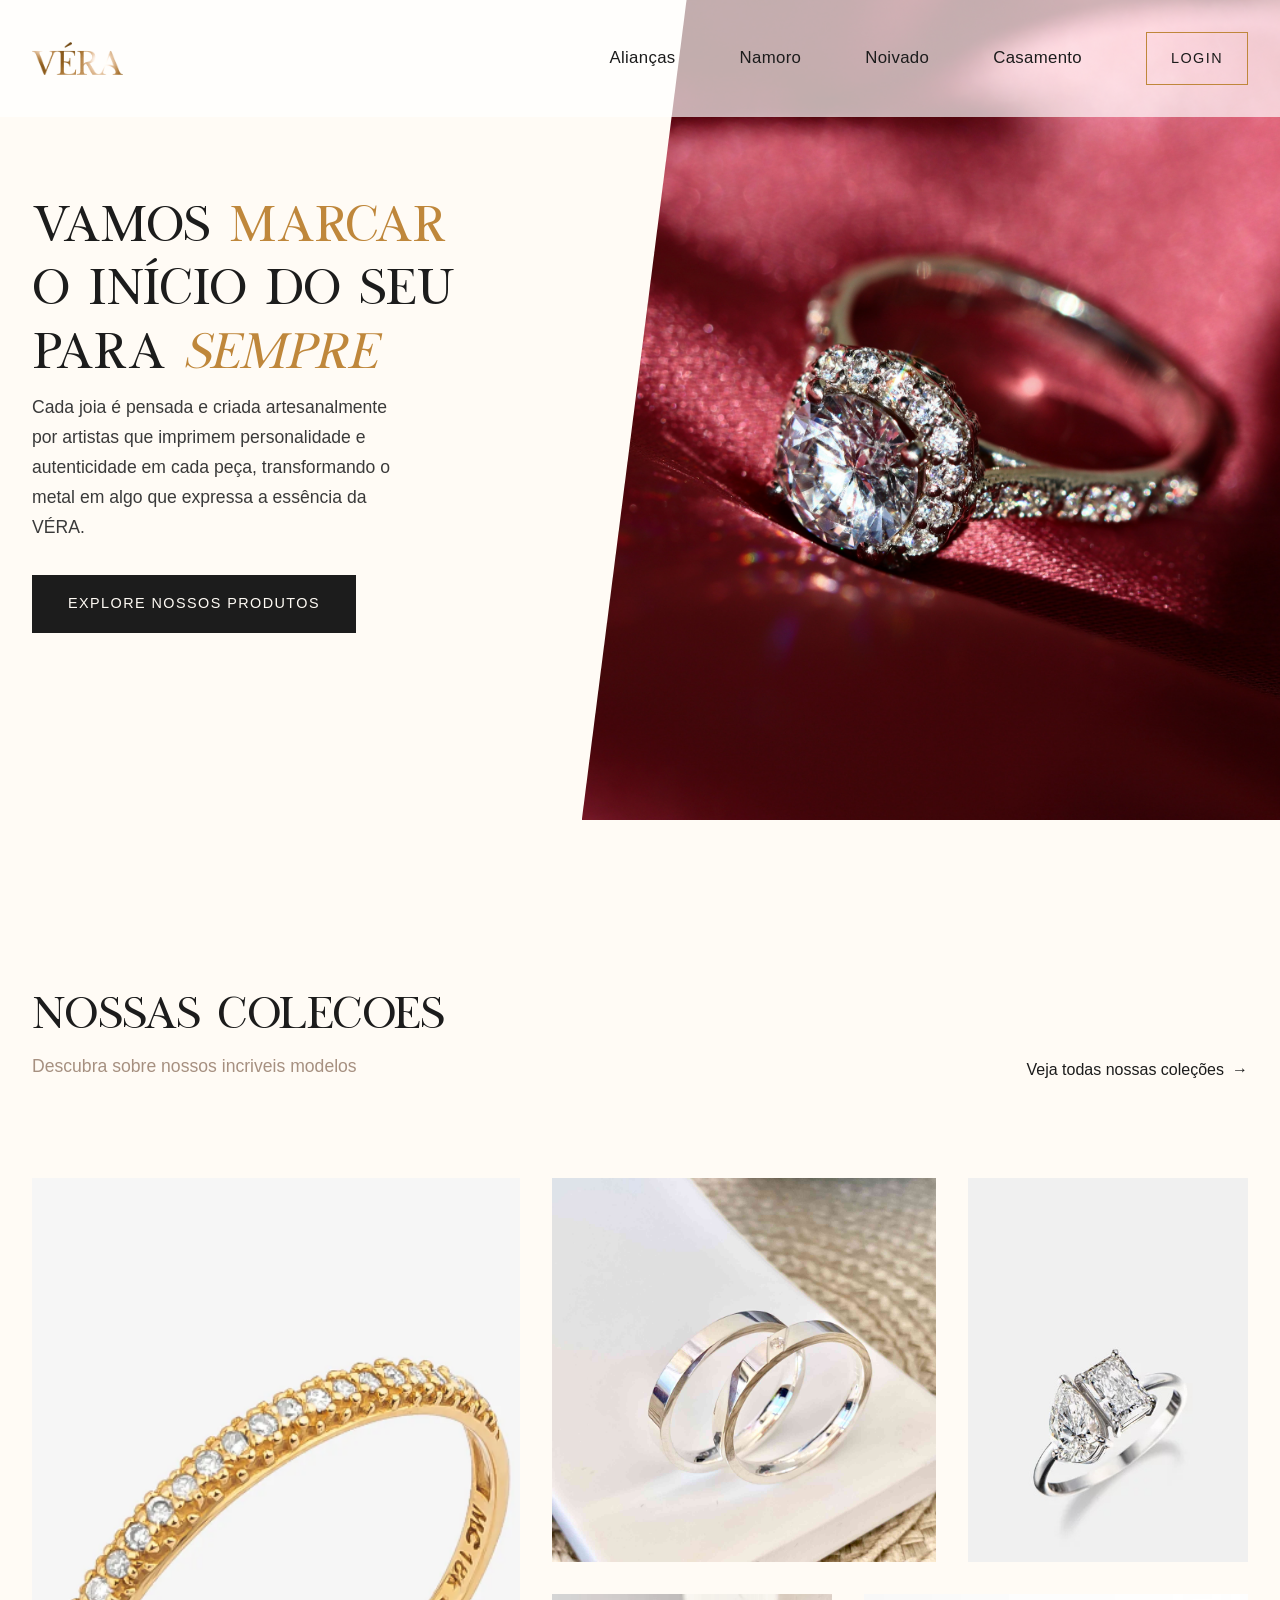
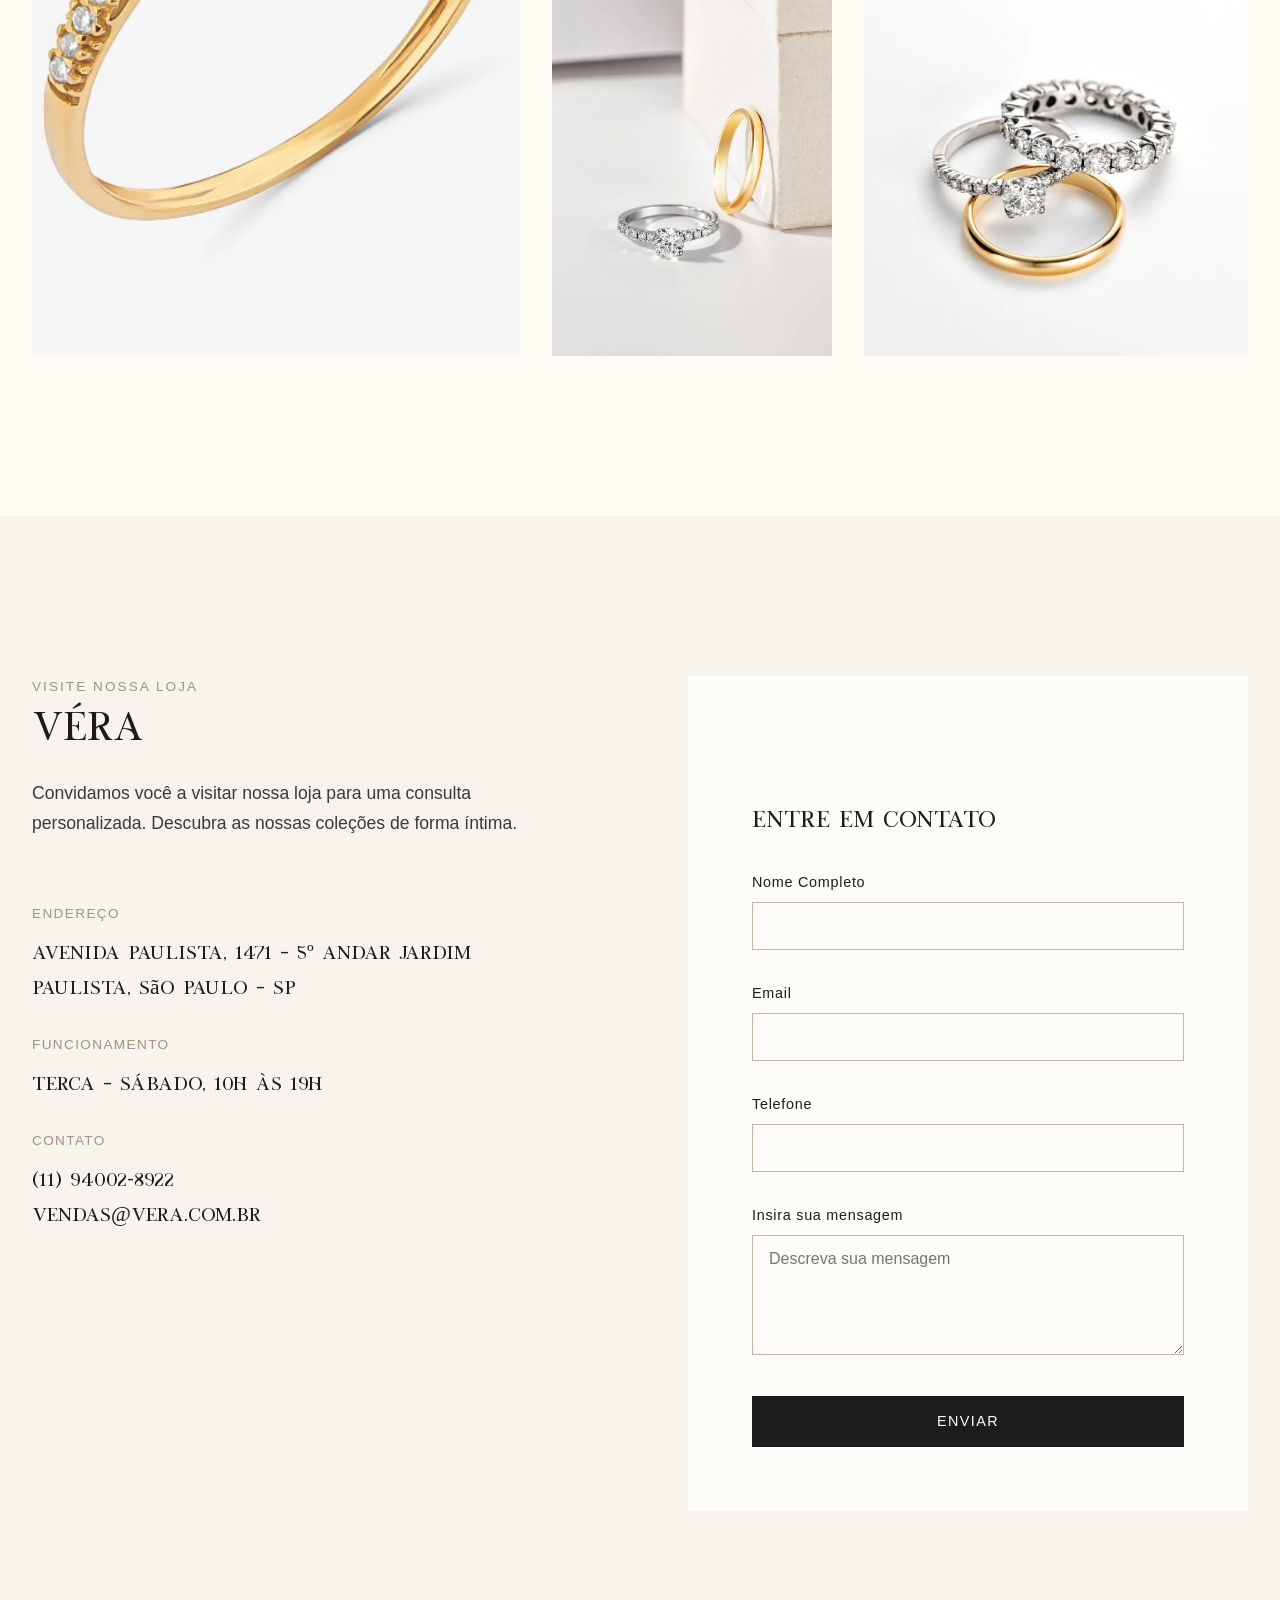
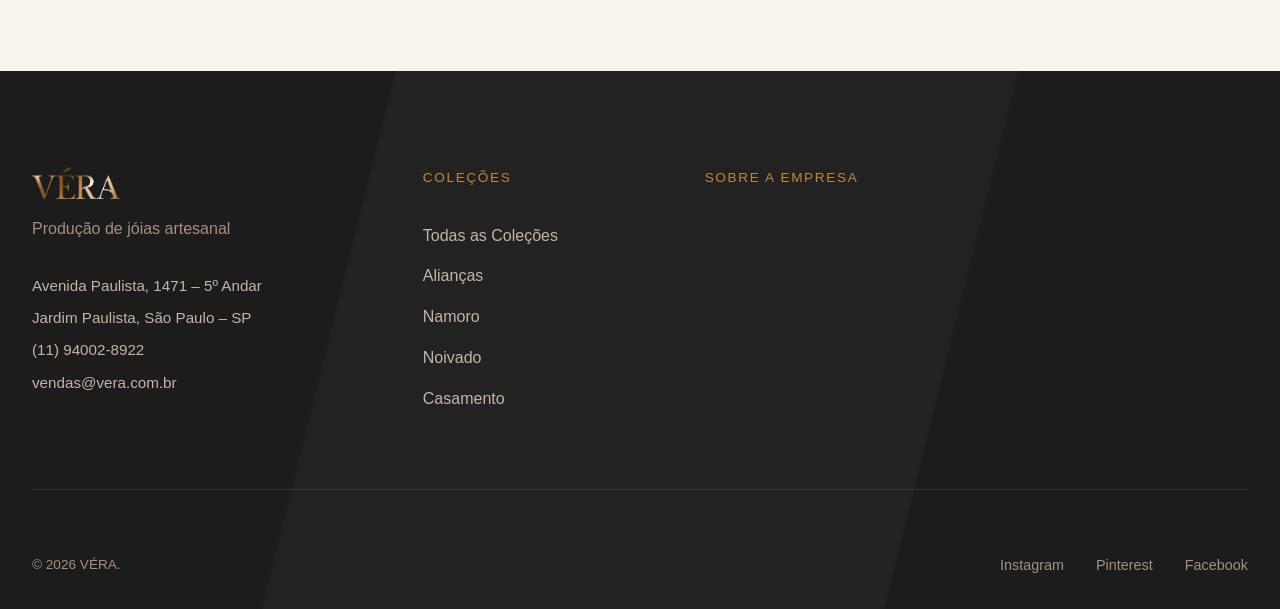
<file: index.html>
<!DOCTYPE html>
<html lang="pt-br">

<head>
	<meta charset="UTF-8">
	<meta name="viewport" content="width=device-width, initial-scale=1.0">
	<title>VÉRA</title>
	<link rel="stylesheet" href="estilo.css">
	<link rel="icon" href="images/faricon.png" type="image/png">
</head>

<body>

	<!-- CABEÇALHO -->
	<header class="cabecalho-site" id="cabecalho">
		<div class="container">
			<div class="cabecalho-interno">
				<a href="#">
					<img class="img-logo" src="images/logo_s.png" width="18%" alt="logomarca">
					<span class="logo-texto">VÉRA</span>
				</a>

				<nav class="nav-principal">
					<a href="catalogo.html">Alianças</a>
					<a href="#colecoes">Namoro</a>
					<a href="#colecoes">Noivado</a>
					<a href="#colecoes">Casamento</a>
					<a href="login.html" class="nav-login">Login</a>
				</nav>

				<button class="menu-abrir" id="menuAbrir" aria-label="Abrir menu">
					<span></span>
					<span></span>
					<span></span>
				</button>
			</div>
		</div>
	</header>

	<div class="barra-mobile" id="sobreposicaoMobile"></div>
	<nav class="nav-mobile" id="navMobile">
		<button class="nav-mobile-fechar" id="navMobileFechar">×</button>
		<ul class="nav-mobile-links">
			<li><a href="#aliancas">Alianças</a></li>
			<li><a href="#namoro">Namoro</a></li>
			<li><a href="#noivado">Noivado</a></li>
			<li><a href="#casamento">Casamento</a></li>
		</ul>
		<div class="nav-mobile-login">
			<a href="login.html" class="btn-primario">Login</a>
		</div>
	</nav>

	<!-- Seção Principal -->
	<section class="principal">
		<div class="principal-conteudo">
			
			<h1 class="heading-display principal-titulo">
				Vamos <span>MARCAR</span><br> o início do seu<br>para<em> SEMPRE</em>
			</h1>
			<p class="text-body principal-descricao">
				Cada joia é pensada e criada artesanalmente por artistas que imprimem personalidade e
				autenticidade em cada peça, transformando o metal em algo que expressa a essência da VÉRA.
			</p>
			<div class="principal-acoes">
				<a href="#colecoes" class="btn-primario">Explore nossos produtos</a>
			</div>
		</div>

		<div class="principal-imagem">
			<div class="slide-principal active">
				<img src="images/Alianca_Noivado3.jpeg" alt="Serpentine gold jewelry collection">
			</div>
			<div class="slide-principal">
				<img src="images/Alianca_Noivado.png" alt="Aurora gold pendant necklace">
			</div>
			<div class="slide-principal" data-titulo="Heritage Rings" data-preco="From $3,200">
				<img src="images/Alianca_Noivado2.jpg" alt="Heritage gold ring collection">
			</div>
			<div class="principal-sobreposicao">
				<p class="sobreposicao-titulo" id="tituloPrincipal">Serpentine Collection</p>
				<p class="sobreposicao-preco" id="precoPrincipal">From $2,400</p>
			</div>
		</div>


	</section>

	<!-- Coleções -->
	<section class="colecoes" id="colecoes">
		<div class="container">
			<div class="cabecalho-secao">
				<div class="cabecalho-secao-esquerda">
					<h2 class="heading-display titulo-secao">Nossas colecoes</h2>
					<p class="text-body subtitulo-secao">
						Descubra sobre nossos incriveis modelos
					</p>
				</div>
				<a href="#" class="btn-texto">Veja todas nossas coleções</a>
			</div>

			<div class="grade-colecoes">
				<div class="item-colecao">
					<div class="imagem-colecao">
						<img src="images/Aliança2ouro.png" alt="Bridal jewelry collection">
					</div>
					<div class="sobreposicao-colecao">
						<h3 class="nome-colecao">Alianças</h3>
						<p class="contagem-colecao">6 peças</p>
					</div>
				</div>

				<div class="item-colecao">
					<div class="imagem-colecao">
						<img src="images/alianças6.jpg" alt="Everyday gold jewelry">
					</div>
					<div class="sobreposicao-colecao">
						<h3 class="nome-colecao">Namoro</h3>
						<p class="contagem-colecao">8 peças</p>
					</div>
				</div>

				<div class="item-colecao">
					<div class="imagem-colecao">
						<img src="images/aliança6.jpeg" alt="Statement gold pieces">
					</div>
					<div class="sobreposicao-colecao">
						<h3 class="nome-colecao">Noivado</h3>
						<p class="contagem-colecao">6 pieces</p>
					</div>
				</div>

				<div class="item-colecao">
					<div class="imagem-colecao">
						<img src="images/alianças3.jpeg" alt="Heritage collection">
					</div>
					<div class="sobreposicao-colecao">
						<h3 class="nome-colecao">Casamento</h3>
						<p class="contagem-colecao">12 pieces</p>
					</div>
				</div>

				<div class="item-colecao">
					<div class="imagem-colecao">
						<img src="images/alianças1.jpeg" alt="Men's gold collection">
					</div>
					<div class="sobreposicao-colecao">
						<h3 class="nome-colecao">Outros modelos</h3>

					</div>
				</div>
			</div>
		</div>
	</section>

	<!-- Contato -->
	<section class="contato" id="contato">
		<div class="container">
			<div class="contato-grade">
				<div class="contato-conteudo">
					<p class="text-label">Visite nossa loja</p>
					<h2 class="heading-display contato-titulo">
						VÉRA
					</h2>
					<p class="text-body contato-texto">
						Convidamos você a visitar nossa loja para uma consulta personalizada. Descubra as nossas
						coleções de forma íntima.
					</p>

					<div class="contato-detalhes">
						<div class="item-contato">
							<p class="item-contato-rotulo">Endereço</p>
							<p class="item-contato-valor">
								Avenida Paulista, 1471 – 5º Andar
								Jardim Paulista, São Paulo – SP
							</p>
						</div>
						<div class="item-contato">
							<p class="item-contato-rotulo">Funcionamento</p>
							<p class="item-contato-valor">
								Terca – Sábado, 10h às 19h<br>
							</p>
						</div>
						<div class="item-contato">
							<p class="item-contato-rotulo">Contato</p>
							<p class="item-contato-valor">
								<a href="">(11) 94002-8922</a><br>
								<a href="mailto:vendas@vera.com.br">vendas@vera.com.br</a>
							</p>
						</div>
					</div>
				</div>

				<div class="formulario-contato-wrapper">
					<h3 class="formulario-titulo">Entre em contato</h3>
					<form id="formAgendamento">
						<div class="grupo-formulario">
							<label class="rotulo-formulario" for="nome">Nome Completo</label>
							<input type="text" id="nome" name="nome" class="input-formulario" required>
						</div>
						<div class="grupo-formulario">
							<label class="rotulo-formulario" for="email">Email</label>
							<input type="email" id="email" name="email" class="input-formulario" required>
						</div>
						<div class="grupo-formulario">
							<label class="rotulo-formulario" for="telefone">Telefone</label>
							<input type="tel" id="telefone" name="telefone" class="input-formulario">
						</div>
						<div class="grupo-formulario">
							<label class="rotulo-formulario" for="mensagem">Insira sua mensagem</label>
							<textarea id="mensagem" name="mensagem" class="textarea-formulario"
								placeholder="Descreva sua mensagem"></textarea>
						</div>
						<button type="submit" class="botao-submit">Enviar</button>
					</form>
				</div>
			</div>
		</div>
	</section>

	<!-- Rodapé -->
	<footer class="rodape-site">
		<div class="container">
			<div class="rodape-grade">
				<div class="rodape-marca">
					<img class="rodape-logo" src="images/logo.png" width="18%" alt="logomarca">
					<p class="rodape-slogan">
						Produção de jóias
						artesanal 
					</p>
					<div class="rodape-contato-info">
						<p>Avenida Paulista, 1471 – 5º Andar</p>
						<p>Jardim Paulista, São Paulo – SP</p>
						<p><a href="tel:+5511940028922">(11) 94002-8922</a></p>
						<p><a href="mailto:vendas@vera.com.br">vendas@vera.com.br</a></p>
					</div>
				</div>

				<div class="rodape-coluna">
					<h4 class="rodape-coluna-titulo">Coleções</h4>
					<ul class="rodape-links">
						<li><a href="#colecoes">Todas as Coleções</a></li>
						<li><a href="#">Alianças</a></li>
						<li><a href="#">Namoro</a></li>
						<li><a href="#">Noivado</a></li>
						<li><a href="#">Casamento</a></li>
					</ul>
				</div>

				<div class="rodape-coluna">
					<h4 class="rodape-coluna-titulo">Sobre a Empresa</h4>
					<ul class="rodape-links">
						<li><a href="#historia"></a></li>
						<li><a href="#artesanato"></a></li>
						<li><a href="#contato"></a></li>
						<li><a href="#"></a></li>
						<li><a href="#"></a></li>
					</ul>
				</div>

				<div class="rodape-coluna rodape-sobre">
					<h4 class="rodape-coluna-titulo"></h4>
					<p>
	
					</p>
					<p>
					
					</p>
					<p>
	
					</p>
				</div>
			</div>

			<div class="rodape-inferior">
				<p class="rodape-copyright">© 2026 VÉRA.</p>
				<div class="rodape-social">
					<a href="#">Instagram</a>
					<a href="#">Pinterest</a>
					<a href="#">Facebook</a>
				</div>
			</div>
		</div>
	</footer>

	<script src="logica.js"></script>
</body>

</html>
</file>
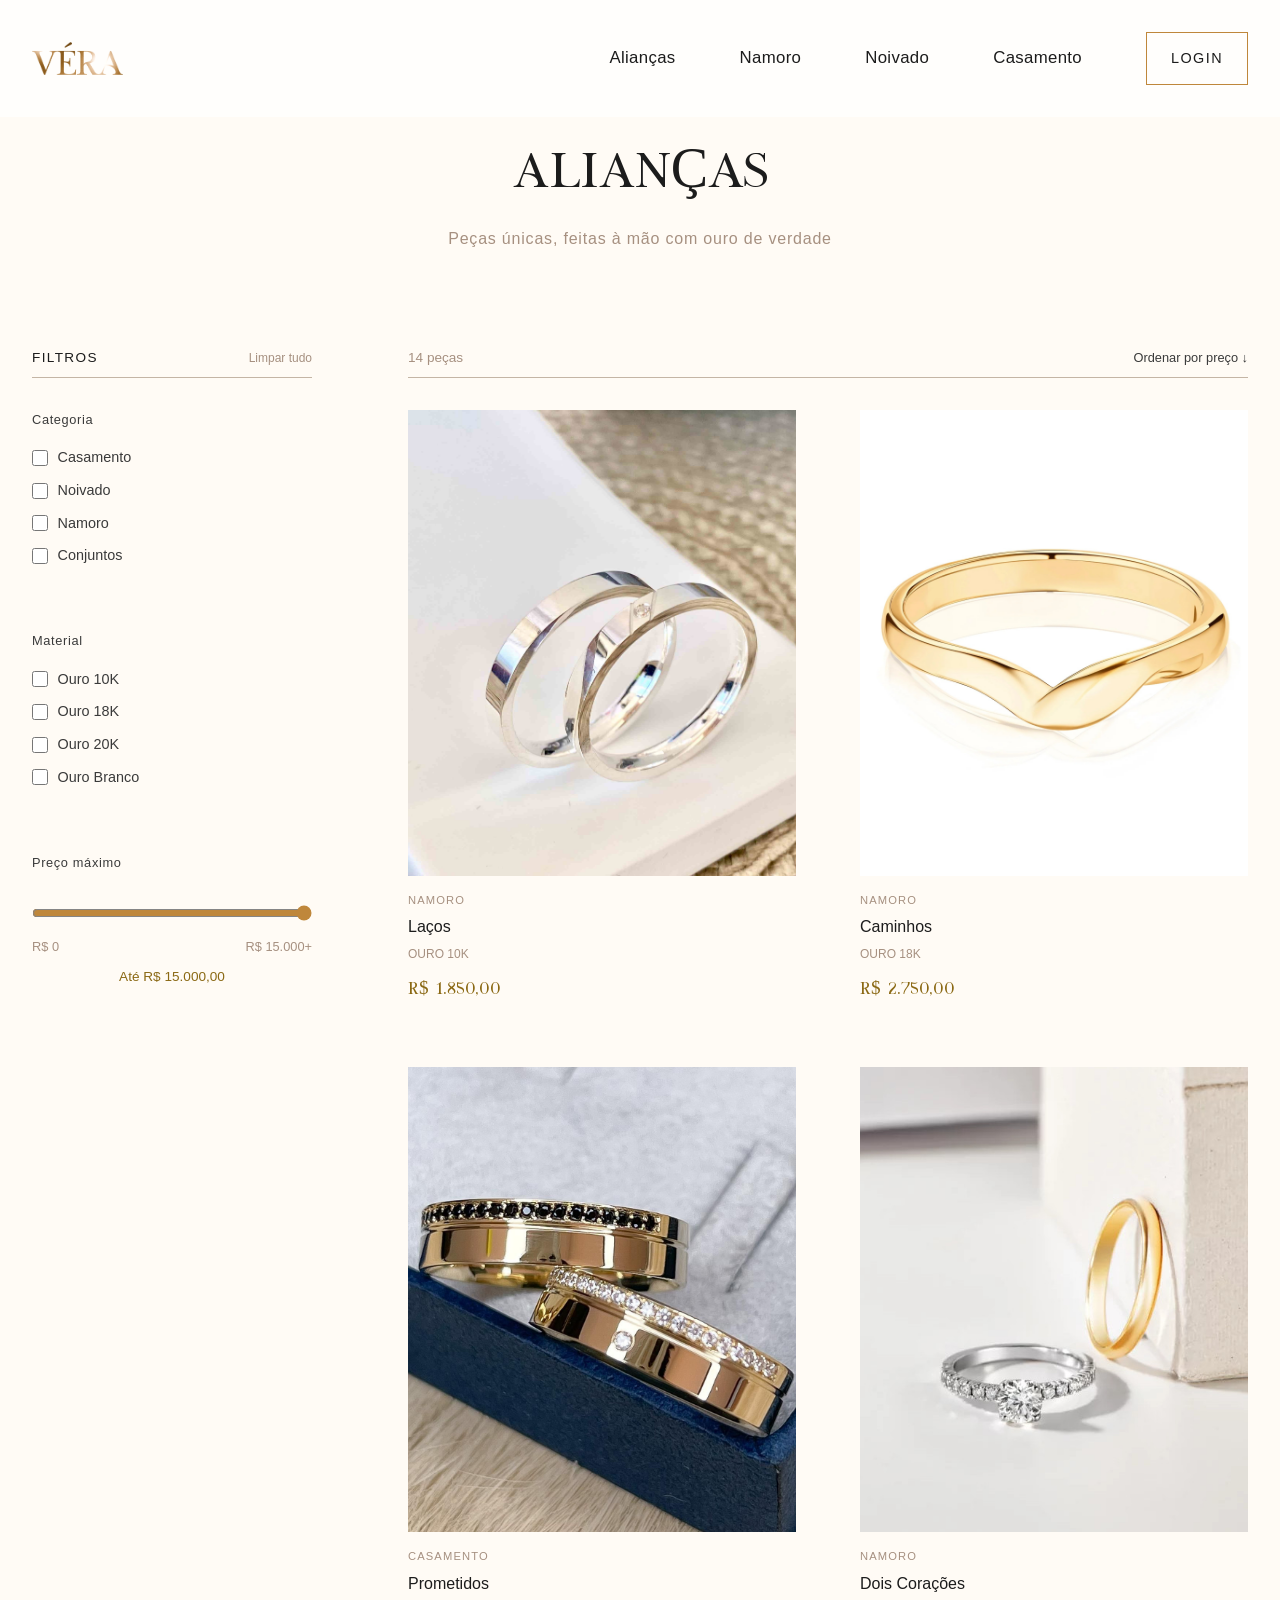
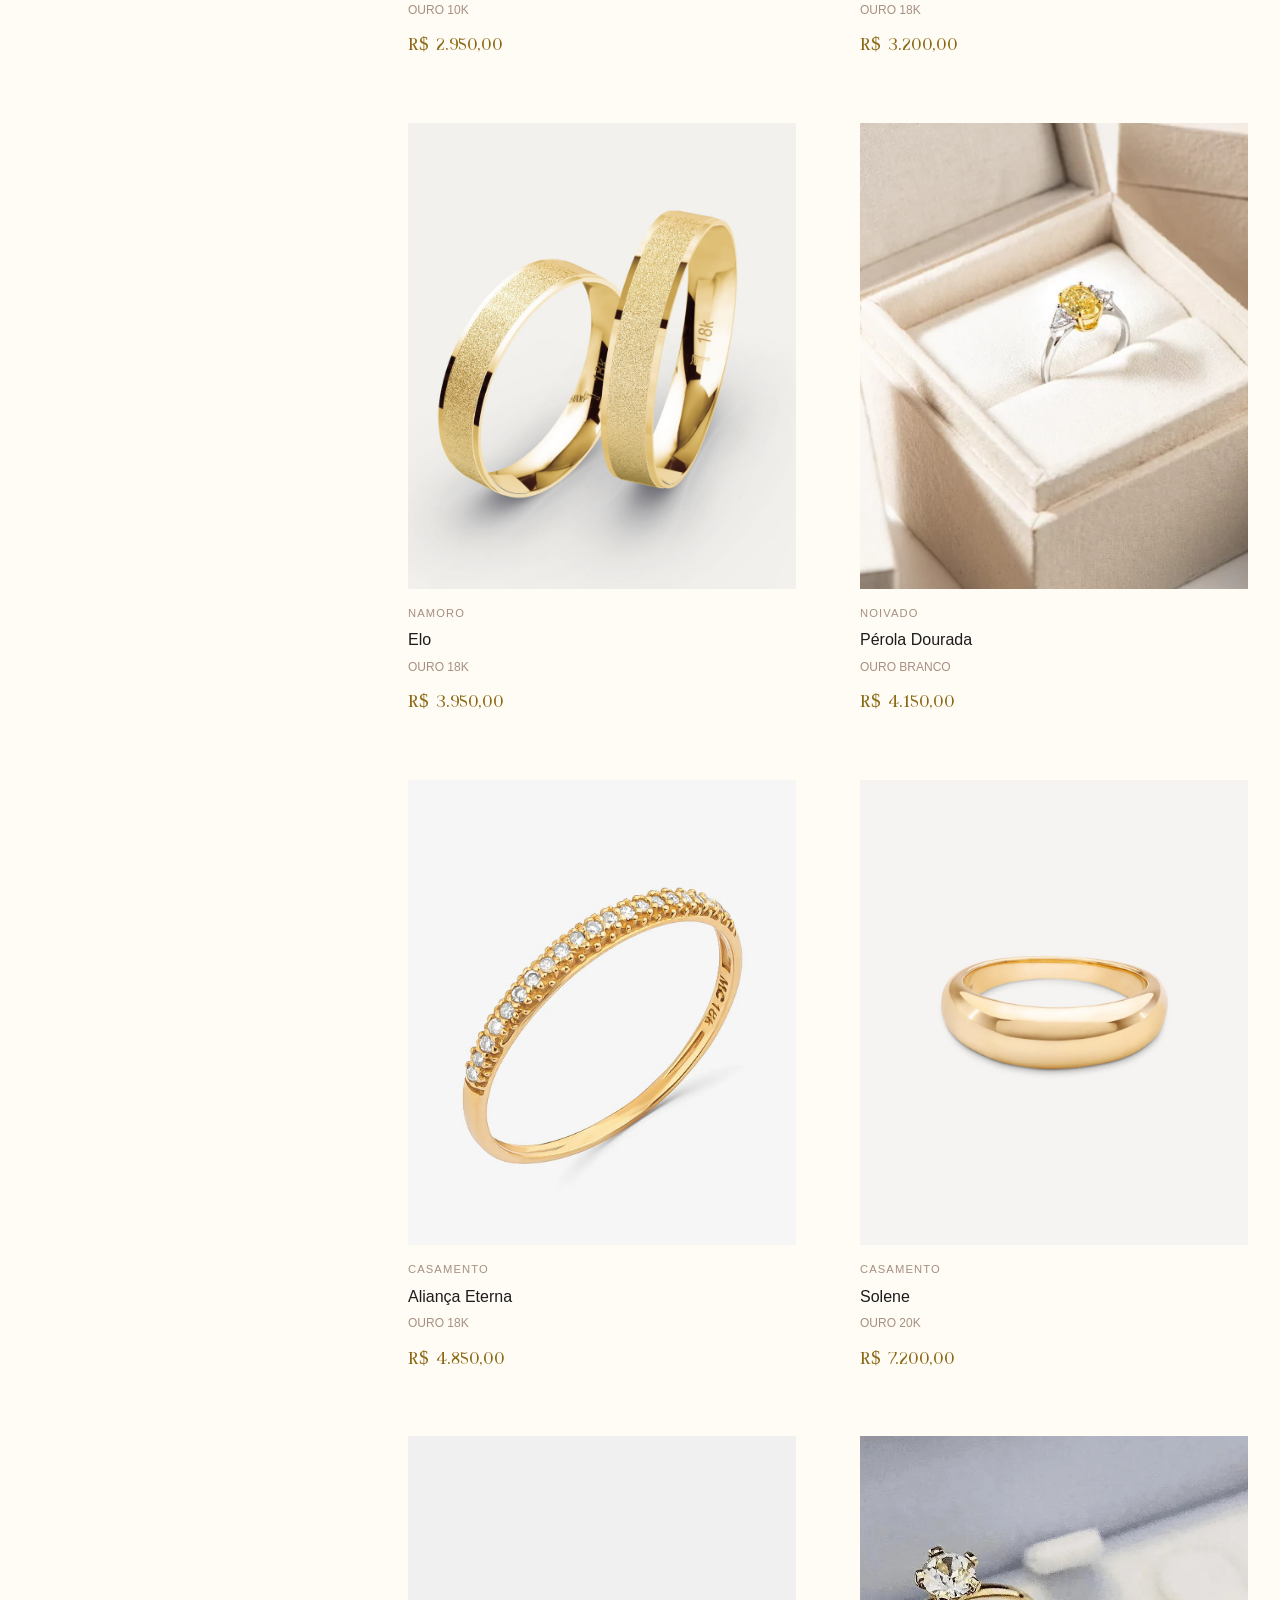
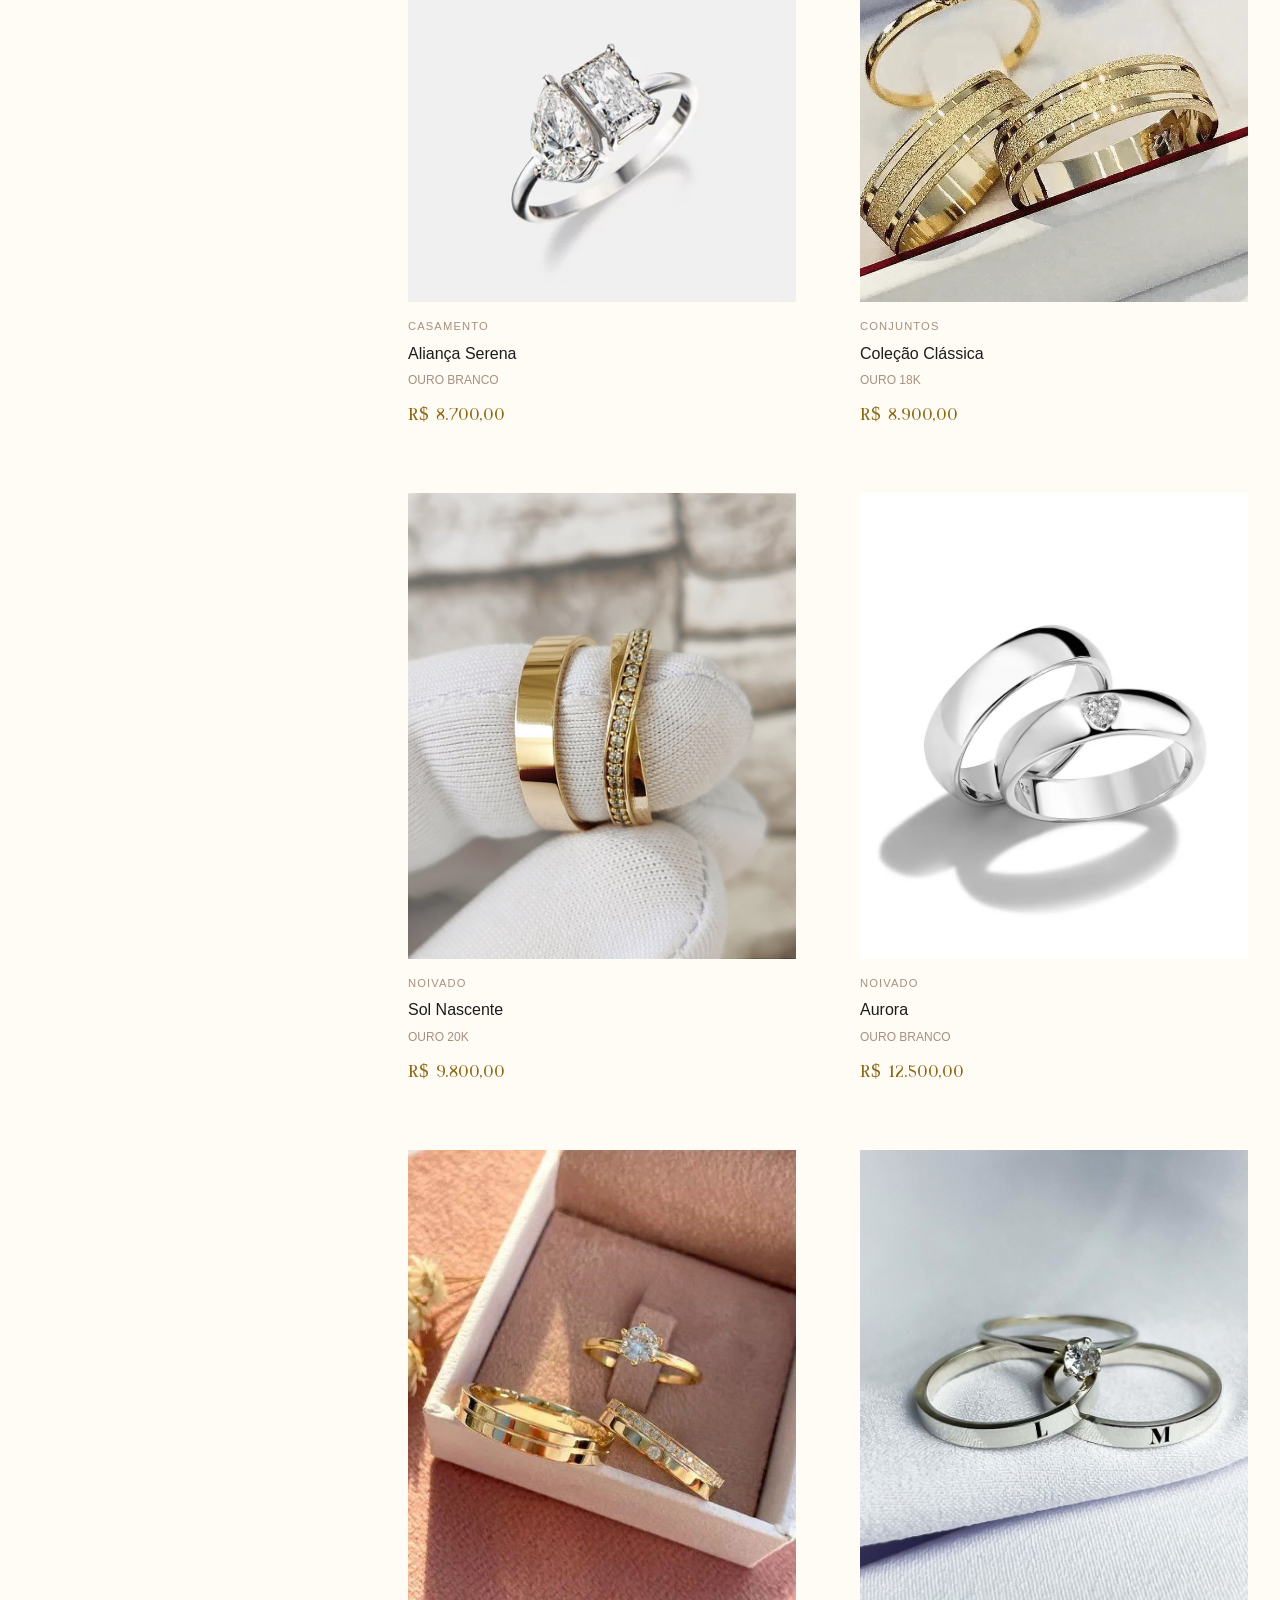
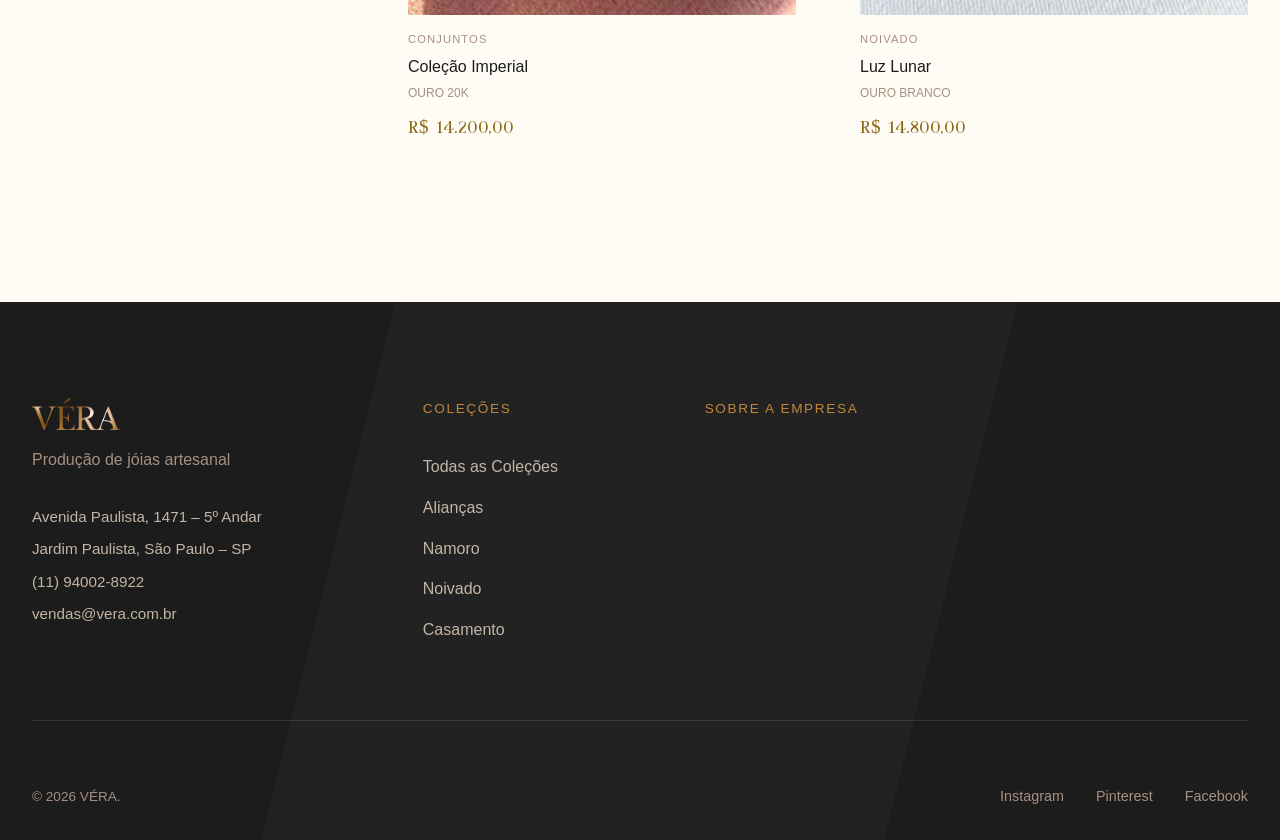
<file: catalogo.html>
<!DOCTYPE html>
<html lang="pt-br">
<head>
    <meta charset="UTF-8">
    <meta name="viewport" content="width=device-width, initial-scale=1.0">
    <title>Véra — Marketplace | Alianças e Jóias</title>
    <link rel="stylesheet" href="estilo.css">
    <style>
        /* ============================================
           ESTILOS EXCLUSIVOS DO MARKETPLACE
           ============================================ */
        
        /* Ajuste para o cabeçalho fixo não cobrir o conteúdo */
        .marketplace-main {
            padding-top: 120px;
            min-height: 100vh;
        }
        
        .cabecalho-site.scrolled + .marketplace-main {
            padding-top: 90px;
        }
        
        /* ============================================
           HEADER DO MARKETPLACE (Título e breadcrumb)
           ============================================ */
        .marketplace-header {
            text-align: center;
            margin-bottom: var(--espaco-xl);
        }
        
        .marketplace-titulo {
            font-family: var(--fonte-titulos);
            font-size: clamp(2.5rem, 5vw, 3.5rem);
            font-weight: 300;
            color: var(--cor-grafite);
            margin-bottom: var(--espaco-sm);
            letter-spacing: -0.02em;
        }
        
        .marketplace-subtitulo {
            font-family: var(--fonte-pagina);
            font-size: 1rem;
            color: var(--cor-taupa);
            letter-spacing: 0.05em;
        }
        
        /* ============================================
           LAYOUT PRINCIPAL (Sidebar + Grid)
           ============================================ */
        .marketplace-layout {
            display: grid;
            grid-template-columns: 280px 1fr;
            gap: var(--espaco-xl);
            margin-bottom: var(--espaco-2xl);
        }
        
        /* ---------------------------------
                SIDEBAR DE FILTROS 
           -------------------------------- */
        .filtros-sidebar {
            position: sticky;
            top: 100px;
            align-self: start;
        }
        
        .filtros-header {
            display: flex;
            justify-content: space-between;
            align-items: baseline;
            margin-bottom: var(--espaco-md);
            padding-bottom: var(--espaco-xs);
            border-bottom: 1px solid var(--cor-taupa-claro);
        }
        
        .filtros-titulo {
            font-family: var(--fonte-pagina);
            font-size: 0.85rem;
            font-weight: 500;
            letter-spacing: 0.1em;
            text-transform: uppercase;
            color: var(--cor-grafite);
        }
        
        .filtros-limpar {
            font-family: var(--fonte-pagina);
            font-size: 0.75rem;
            color: var(--cor-taupa);
            background: none;
            border: none;
            cursor: pointer;
            transition: color 0.3s ease;
        }
        
        .filtros-limpar:hover {
            color: var(--cor-azul);
        }
        
        /* Grupo de filtros */
        .filtro-grupo {
            margin-bottom: var(--espaco-lg);
        }
        
        .filtro-grupo-titulo {
            font-family: var(--fonte-pagina);
            font-size: 0.8rem;
            font-weight: 500;
            color: var(--cor-cinza-claro);
            margin-bottom: var(--espaco-sm);
            letter-spacing: 0.05em;
        }
        
        /* Opções de filtro */
        .filtro-opcoes {
            display: flex;
            flex-direction: column;
            gap: 0.6rem;
        }
        
        .filtro-opcao {
            display: flex;
            align-items: center;
            gap: 0.6rem;
            cursor: pointer;
            font-family: var(--fonte-pagina);
            font-size: 0.9rem;
            color: var(--cor-cinza-claro);
            transition: color 0.2s ease;
        }
        
        .filtro-opcao:hover {
            color: var(--cor-grafite);
        }
        
        .filtro-opcao input {
            width: 16px;
            height: 16px;
            margin: 0;
            cursor: pointer;
            accent-color: var(--cor-ouro);
        }
        
        /* Filtro de preço com range */
        .preco-range {
            padding: 0 0 var(--espaco-sm) 0;
        }
        
        .preco-range-input {
            width: 100%;
            margin: var(--espaco-sm) 0;
            cursor: pointer;
            accent-color: var(--cor-ouro);
        }
        
        .preco-valores {
            display: flex;
            justify-content: space-between;
            font-family: var(--fonte-pagina);
            font-size: 0.8rem;
            color: var(--cor-taupa);
        }
        
        .preco-atual {
            text-align: center;
            margin-top: var(--espaco-xs);
            font-family: var(--fonte-pagina);
            font-size: 0.85rem;
            font-weight: 500;
            color: var(--cor-ouro-escuro);
        }
        
        /* ============================================
           GRADE DE PRODUTOS
           ============================================ */
        .produtos-header {
            display: flex;
            justify-content: space-between;
            align-items: baseline;
            margin-bottom: var(--espaco-md);
            padding-bottom: var(--espaco-xs);
            border-bottom: 1px solid var(--cor-taupa-claro);
        }
        
        .produtos-contagem {
            font-family: var(--fonte-pagina);
            font-size: 0.85rem;
            color: var(--cor-taupa);
        }
        
        .produtos-ordem {
            font-family: var(--fonte-pagina);
            font-size: 0.8rem;
            background: none;
            border: none;
            color: var(--cor-cinza-claro);
            cursor: pointer;
        }
        
        .produtos-grid {
            display: grid;
            grid-template-columns: repeat(auto-fill, minmax(260px, 1fr));
            gap: var(--espaco-lg);
        }
        
        /* Card do produto */
        .produto-card {
            cursor: pointer;
            transition: transform 0.3s ease, opacity 0.3s ease;
            animation: fadeUp 0.5s ease forwards;
        }
        
        .produto-card:hover {
            transform: translateY(-5px);
        }
        
        .produto-imagem-wrapper {
            aspect-ratio: 1 / 1.2;
            overflow: hidden;
            background-color: var(--cor-marfim);
            margin-bottom: var(--espaco-sm);
        }
        
        .produto-imagem {
            width: 100%;
            height: 100%;
            object-fit: cover;
            transition: transform 0.5s ease;
        }
        
        .produto-card:hover .produto-imagem {
            transform: scale(1.03);
        }
        
        .produto-categoria {
            font-family: var(--fonte-pagina);
            font-size: 0.7rem;
            letter-spacing: 0.1em;
            text-transform: uppercase;
            color: var(--cor-taupa);
            margin-bottom: 0.3rem;
        }
        
        .produto-nome {
            font-family: var(--fonte-pagina);
            font-size: 1rem;
            font-weight: 500;
            color: var(--cor-grafite);
            margin-bottom: 0.3rem;
        }
        
        .produto-material {
            font-family: var(--fonte-pagina);
            font-size: 0.75rem;
            color: var(--cor-taupa);
            margin-bottom: 0.5rem;
        }
        
        .produto-preco {
            font-family: var(--fonte-titulos);
            font-size: 1.2rem;
            font-weight: 400;
            color: var(--cor-ouro-escuro);
        }
        
        /* Estado sem produtos */
        .sem-produtos {
            grid-column: 1 / -1;
            text-align: center;
            padding: var(--espaco-xl);
            color: var(--cor-taupa);
            font-family: var(--fonte-pagina);
        }
        
        /* --------------------------------
                    RESPONSIVIDADE
           ------------------------------ */
        @media (max-width: 860px) {
            .marketplace-layout {
                grid-template-columns: 1fr;
                gap: var(--espaco-lg);
            }
            
            .filtros-sidebar {
                position: static;
                margin-bottom: var(--espaco-md);
            }
            
            .filtro-opcoes {
                flex-direction: row;
                flex-wrap: wrap;
                gap: var(--espaco-sm);
            }
            
            .marketplace-main {
                padding-top: 100px;
            }
        }
        
        @media (max-width: 576px) {
            .produtos-grid {
                grid-template-columns: 1fr;
                gap: var(--espaco-md);
            }
            
            .marketplace-titulo {
                font-size: 2rem;
            }
        }
    </style>
</head>
<body>

         <!----------------------------------
                 SEÇÃO DO CABEÇALHO
        ------------------------------------->
    <header class="cabecalho-site" id="cabecalho">
        <div class="container">
            <div class="cabecalho-interno">
                <a href="index.html">
                    <img class="img-logo" src="images/logo_s.png" width="18%" alt="logomarca">
                    <span class="logo-texto">VÉRA</span>
                </a>
            
                <nav class="nav-principal">
                    <a href="catalogo.html">Alianças</a>
                    <a href="catalogo.html">Namoro</a>
                    <a href="catalogo.html">Noivado</a>
                    <a href="catalogo.html">Casamento</a>
                    <a href="login.html" class="nav-login">Login</a>
                </nav>
                
                <button class="menu-abrir" id="menuAbrir" aria-label="Abrir menu">
                    <span></span>
                    <span></span>
                    <span></span>
                </button>
            </div>
        </div>
    </header>
    
    <!-- Menu Mobile (mesmo do original) -->
    <div class="barra-mobile" id="sobreposicaoMobile"></div>
    <nav class="nav-mobile" id="navMobile">
        <button class="nav-mobile-fechar" id="navMobileFechar">×</button>
        <ul class="nav-mobile-links">
            <li><a href="marketplace.html">Alianças</a></li>
            <li><a href="marketplace.html">Namoro</a></li>
            <li><a href="marketplace.html">Noivado</a></li>
            <li><a href="marketplace.html">Casamento</a></li>
        </ul>
        <div class="nav-mobile-login">
            <a href="#contato" class="btn-primario">Login</a>
        </div>
    </nav>
    
    <!----------------------------------
                SEÇÃO PRINCIPAL
        ------------------------------>
    <main class="marketplace-main">
        <div class="container">
            
            <!-- Header do Marketplace -->
            <div class="marketplace-header">
                <h1 class="marketplace-titulo">AlianÇas</h1>
                <p class="marketplace-subtitulo">Peças únicas, feitas à mão com ouro de verdade</p>
            </div>
            
            <!-- Layout com filtros + produtos -->
            <div class="marketplace-layout">
                
                <!----------------------------------
                     SIDEBAR DE FILTROS
                   --------------------------------->
                <aside class="filtros-sidebar">
                    <div class="filtros-header">
                        <span class="filtros-titulo">Filtros</span>
                        <button class="filtros-limpar" id="limparFiltros">Limpar tudo</button>
                    </div>
                    
                    <!-- Filtro de Categoria -->
                    <div class="filtro-grupo">
                        <div class="filtro-grupo-titulo">Categoria</div>
                        <div class="filtro-opcoes" id="filtroCategoria">
                            <label class="filtro-opcao">
                                <input type="checkbox" value="casamento"> Casamento
                            </label>
                            <label class="filtro-opcao">
                                <input type="checkbox" value="noivado"> Noivado
                            </label>
                            <label class="filtro-opcao">
                                <input type="checkbox" value="namoro"> Namoro
                            </label>
                            <label class="filtro-opcao">
                                <input type="checkbox" value="conjuntos"> Conjuntos
                            </label>
                        </div>
                    </div>
                    
                    <!-- Filtro de Material -->
                    <div class="filtro-grupo">
                        <div class="filtro-grupo-titulo">Material</div>
                        <div class="filtro-opcoes" id="filtroMaterial">
                            <label class="filtro-opcao">
                                <input type="checkbox" value="ouro 10k"> Ouro 10K
                            </label>
                            <label class="filtro-opcao">
                                <input type="checkbox" value="ouro 18k"> Ouro 18K
                            </label>
                            <label class="filtro-opcao">
                                <input type="checkbox" value="ouro 20k"> Ouro 20K
                            </label>
                            <label class="filtro-opcao">
                                <input type="checkbox" value="ouro branco"> Ouro Branco
                            </label>
                        </div>
                    </div>
                    
                    <!-- Filtro de Preço (Range) -->
                    <div class="filtro-grupo">
                        <div class="filtro-grupo-titulo">Preço máximo</div>
                        <div class="preco-range">
                            <input type="range" id="precoRange" min="0" max="15000" step="500" value="15000" class="preco-range-input">
                            <div class="preco-valores">
                                <span>R$ 0</span>
                                <span>R$ 15.000+</span>
                            </div>
                            <div class="preco-atual" id="precoAtual">Até R$ 15.000</div>
                        </div>
                    </div>
                </aside>
                
                <!-- ============================================
                     GRADE DE PRODUTOS
                     ============================================ -->
                <div class="produtos-container">
                    <div class="produtos-header">
                        <span class="produtos-contagem" id="produtosContagem">Carregando...</span>
                        <button class="produtos-ordem" id="ordenarPreco">Ordenar por preço ↓</button>
                    </div>
                    <div class="produtos-grid" id="produtosGrid">
                        <!-- Os produtos serão inseridos via JavaScript -->
                    </div>
                </div>
            </div>
        </div>
    </main>
    
    <!-- ============================================
                           SEÇÃO RODAPÉ
         ============================================ -->
    <!-- Rodapé -->
	<footer class="rodape-site">
		<div class="container">
			<div class="rodape-grade">
				<div class="rodape-marca">
					<img class="rodape-logo" src="images/logo.png" width="18%" alt="logomarca">
					<p class="rodape-slogan">
						Produção de jóias
						artesanal 
					</p>
					<div class="rodape-contato-info">
						<p>Avenida Paulista, 1471 – 5º Andar</p>
						<p>Jardim Paulista, São Paulo – SP</p>
						<p><a href="tel:+5511940028922">(11) 94002-8922</a></p>
						<p><a href="mailto:vendas@vera.com.br">vendas@vera.com.br</a></p>
					</div>
				</div>

				<div class="rodape-coluna">
					<h4 class="rodape-coluna-titulo">Coleções</h4>
					<ul class="rodape-links">
						<li><a href="#colecoes">Todas as Coleções</a></li>
						<li><a href="#">Alianças</a></li>
						<li><a href="#">Namoro</a></li>
						<li><a href="#">Noivado</a></li>
						<li><a href="#">Casamento</a></li>
					</ul>
				</div>

				<div class="rodape-coluna">
					<h4 class="rodape-coluna-titulo">Sobre a Empresa</h4>
					<ul class="rodape-links">
						<li><a href="#historia"></a></li>
						<li><a href="#artesanato"></a></li>
						<li><a href="#contato"></a></li>
						<li><a href="#"></a></li>
						<li><a href="#"></a></li>
					</ul>
				</div>

				<div class="rodape-coluna rodape-sobre">
					<h4 class="rodape-coluna-titulo"></h4>
					<p>
	
					</p>
					<p>
					
					</p>
					<p>
	
					</p>
				</div>
			</div>

			<div class="rodape-inferior">
				<p class="rodape-copyright">© 2026 VÉRA.</p>
				<div class="rodape-social">
					<a href="#">Instagram</a>
					<a href="#">Pinterest</a>
					<a href="#">Facebook</a>
				</div>
			</div>
		</div>
	</footer>
    
    <script>

        // BASE DE DADOS DOS PRODUTOS

        const produtos = [
            // Casamento
            { id: 1, nome: "Aliança Eterna", categoria: "casamento", material: "ouro 18k", preco: 4850, imagem: "images/Alianca09.jpg" },
            { id: 2, nome: "Solene", categoria: "casamento", material: "ouro 20k", preco: 7200, imagem: "images/Alianca27.jpg" },
            { id: 3, nome: "Prometidos", categoria: "casamento", material: "ouro 10k", preco: 2950, imagem: "images/Alianca14.jpg" },
            // Noivado
            { id: 4, nome: "Aurora", categoria: "noivado", material: "ouro branco", preco: 12500, imagem: "images/Alianca24.jpg" },
            { id: 5, nome: "Luz Lunar", categoria: "noivado", material: "ouro branco", preco: 14800, imagem: "images/Alianca10.jpg" },
            { id: 6, nome: "Sol Nascente", categoria: "noivado", material: "ouro 20k", preco: 9800, imagem: "images/Alianca15.jpg" },
            // Namoro
            { id: 7, nome: "Laços", categoria: "namoro", material: "ouro 10k", preco: 1850, imagem: "images/Alianca35.jpg" },
            { id: 8, nome: "Dois Corações", categoria: "namoro", material: "ouro 18k", preco: 3200, imagem: "images/Alianca05.jpg" },
            { id: 9, nome: "Caminhos", categoria: "namoro", material: "ouro 18k", preco: 2750, imagem: "images/Alianca11.jpg" },
            // Conjuntos
            { id: 10, nome: "Coleção Clássica", categoria: "conjuntos", material: "ouro 18k", preco: 8900, imagem: "images/Alianca36.jpg" },
            { id: 11, nome: "Coleção Imperial", categoria: "conjuntos", material: "ouro 20k", preco: 14200, imagem: "images/Alianca20.jpg" },
            { id: 12, nome: "Aliança Serena", categoria: "casamento", material: "ouro branco", preco: 8700, imagem: "images/Alianca02.jpg" },
            { id: 13, nome: "Pérola Dourada", categoria: "noivado", material: "ouro branco", preco: 4150, imagem: "images/Alianca06.jpg" },
            { id: 14, nome: "Elo", categoria: "namoro", material: "ouro 18k", preco: 3950, imagem: "images/Alianca25.jpg" }
        ];
        

        // VARIÁVEIS DE ESTADO

        let categoriasSelecionadas = [];
        let materiaisSelecionados = [];
        let precoMaximo = 15000;
        let ordemPreco = "crescente"; // 'crescente' ou 'decrescente'
        

        // FUNÇÃO PARA FORMATAR PREÇO

        function formatarPreco(valor) {
            return valor.toLocaleString('pt-BR', { style: 'currency', currency: 'BRL' });
        }
        
        // ============================================
        // FUNÇÃO PARA FILTRAR PRODUTOS
        // ============================================
        function filtrarProdutos() {
            let filtrados = [...produtos];
            
            // Filtro por categoria
            if (categoriasSelecionadas.length > 0) {
                filtrados = filtrados.filter(p => categoriasSelecionadas.includes(p.categoria));
            }
            
            // Filtro por material
            if (materiaisSelecionados.length > 0) {
                filtrados = filtrados.filter(p => materiaisSelecionados.includes(p.material));
            }
            
            // Filtro por preço máximo
            filtrados = filtrados.filter(p => p.preco <= precoMaximo);
            
            // Ordenação por preço
            filtrados.sort((a, b) => {
                return ordemPreco === "crescente" ? a.preco - b.preco : b.preco - a.preco;
            });
            
            return filtrados;
        }
        
        // ============================================
        // FUNÇÃO PARA RENDERIZAR OS PRODUTOS NA TELA
        // ============================================
        function renderizarProdutos() {
            const produtosFiltrados = filtrarProdutos();
            const grid = document.getElementById('produtosGrid');
            const contagemSpan = document.getElementById('produtosContagem');
            
            // Atualiza contagem
            const total = produtosFiltrados.length;
            contagemSpan.textContent = `${total} ${total === 1 ? 'peça' : 'peças'}`;
            
            // Se não há produtos, mostra mensagem
            if (total === 0) {
                grid.innerHTML = `<div class="sem-produtos">Nenhuma peça encontrada com os filtros selecionados.</div>`;
                return;
            }
            
            // Renderiza cada produto
            grid.innerHTML = produtosFiltrados.map(produto => `
                <div class="produto-card" data-id="${produto.id}">
                    <div class="produto-imagem-wrapper">
                        <img class="produto-imagem" src="${produto.imagem}" alt="${produto.nome}">
                    </div>
                    <div class="produto-categoria">${produto.categoria.toUpperCase()}</div>
                    <h3 class="produto-nome">${produto.nome}</h3>
                    <div class="produto-material">${produto.material.toUpperCase()}</div>
                    <div class="produto-preco">${formatarPreco(produto.preco)}</div>
                </div>
            `).join('');
        }
        
        // ============================================
        // FUNÇÃO PARA ATUALIZAR TUDO (filtros + render)
        // ============================================
        function atualizarMarketplace() {
            renderizarProdutos();
            
            // Atualiza texto do preço atual
            const precoAtualSpan = document.getElementById('precoAtual');
            precoAtualSpan.textContent = `Até ${formatarPreco(precoMaximo)}`;
        }
        
        // ============================================
        // CONFIGURAÇÃO DOS EVENT LISTENERS
        // ============================================
        
        // 1. Filtro de Categoria (checkboxes)
        const checkboxesCategoria = document.querySelectorAll('#filtroCategoria input');
        checkboxesCategoria.forEach(checkbox => {
            checkbox.addEventListener('change', (e) => {
                const valor = e.target.value;
                if (e.target.checked) {
                    categoriasSelecionadas.push(valor);
                } else {
                    categoriasSelecionadas = categoriasSelecionadas.filter(v => v !== valor);
                }
                atualizarMarketplace();
            });
        });
        
        // 2. Filtro de Material (checkboxes)
        const checkboxesMaterial = document.querySelectorAll('#filtroMaterial input');
        checkboxesMaterial.forEach(checkbox => {
            checkbox.addEventListener('change', (e) => {
                const valor = e.target.value;
                if (e.target.checked) {
                    materiaisSelecionados.push(valor);
                } else {
                    materiaisSelecionados = materiaisSelecionados.filter(v => v !== valor);
                }
                atualizarMarketplace();
            });
        });
        
        // 3. Filtro de Preço (range slider)
        const precoSlider = document.getElementById('precoRange');
        precoSlider.addEventListener('input', (e) => {
            precoMaximo = parseInt(e.target.value);
            atualizarMarketplace();
        });
        
        // 4. Botão "Limpar tudo"
        const botaoLimpar = document.getElementById('limparFiltros');
        botaoLimpar.addEventListener('click', () => {
            // Limpa checkboxes de categoria
            checkboxesCategoria.forEach(cb => cb.checked = false);
            categoriasSelecionadas = [];
            
            // Limpa checkboxes de material
            checkboxesMaterial.forEach(cb => cb.checked = false);
            materiaisSelecionados = [];
            
            // Reseta preço
            precoMaximo = 15000;
            precoSlider.value = "15000";
            
            // Reseta ordenação
            ordemPreco = "crescente";
            const botaoOrdenar = document.getElementById('ordenarPreco');
            botaoOrdenar.textContent = "Ordenar por preço ↓";
            
            atualizarMarketplace();
        });
        
        // 5. Botão de ordenação
        const botaoOrdenar = document.getElementById('ordenarPreco');
        botaoOrdenar.addEventListener('click', () => {
            if (ordemPreco === "crescente") {
                ordemPreco = "decrescente";
                botaoOrdenar.textContent = "Ordenar por preço ↑";
            } else {
                ordemPreco = "crescente";
                botaoOrdenar.textContent = "Ordenar por preço ↓";
            }
            atualizarMarketplace();
        });
        
        // ============================================
        // INICIALIZAÇÃO
        // ============================================
        atualizarMarketplace();
        
        // ============================================
        // REAPROVEITANDO O JS DO CABEÇALHO (Scroll)
        // ============================================
        const cabecalho = document.getElementById('cabecalho');
        window.addEventListener('scroll', () => {
            if (window.scrollY > 100) {
                cabecalho.classList.add('scrolled');
            } else {
                cabecalho.classList.remove('scrolled');
            }
        });
        
        // ============================================
        // MENU MOBILE (mesmo do seu site)
        // ============================================
        const menuAbrir = document.getElementById('menuAbrir');
        const navMobile = document.getElementById('navMobile');
        const barraMobile = document.getElementById('sobreposicaoMobile');
        const navMobileFechar = document.getElementById('navMobileFechar');
        const navMobileLinks = document.querySelectorAll('.nav-mobile-links a');
        
        function abrirNavMobile() {
            navMobile.classList.add('active');
            barraMobile.classList.add('active');
            document.body.style.overflow = 'hidden';
        }
        
        function fecharNavMobile() {
            navMobile.classList.remove('active');
            barraMobile.classList.remove('active');
            document.body.style.overflow = '';
        }
        
        if (menuAbrir) menuAbrir.addEventListener('click', abrirNavMobile);
        if (navMobileFechar) navMobileFechar.addEventListener('click', fecharNavMobile);
        if (barraMobile) barraMobile.addEventListener('click', fecharNavMobile);
        
        navMobileLinks.forEach(link => {
            link.addEventListener('click', fecharNavMobile);
        });
    </script>
</body>
</html>
</file>
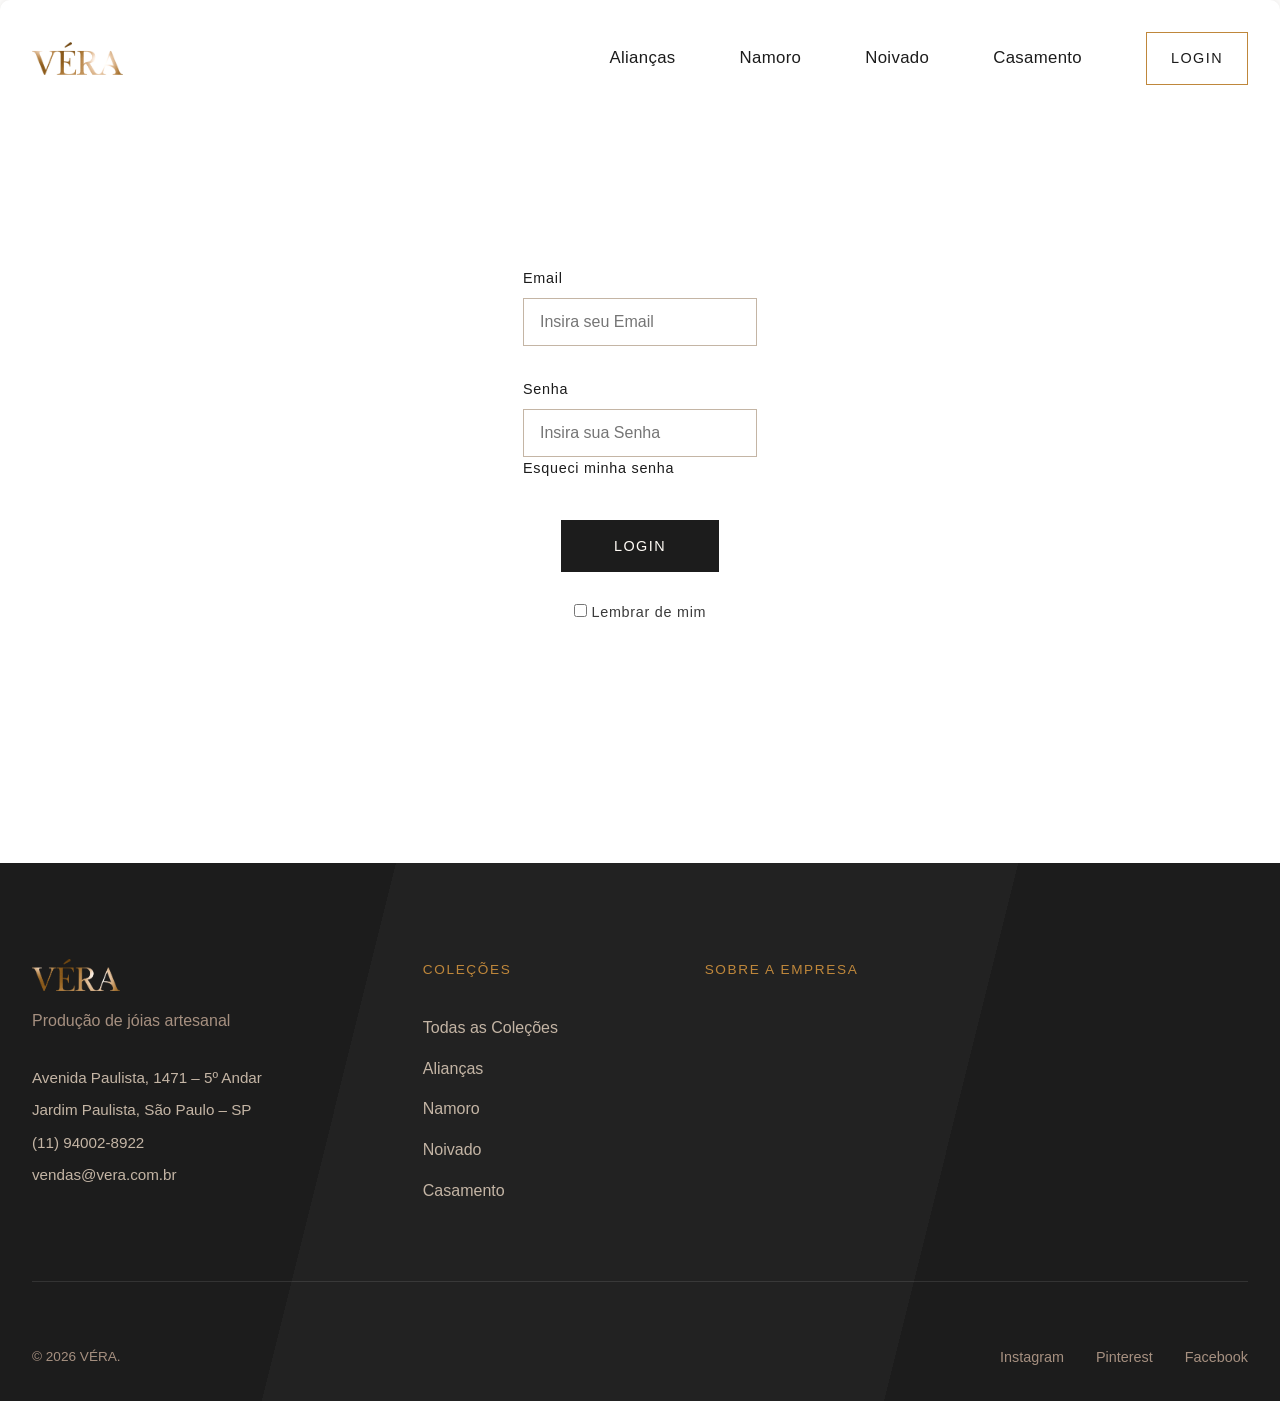
<file: login.html>
<!DOCTYPE html>
<html lang="pt-br">

<head>
    <meta charset="UTF-8">
    <meta name="viewport" content="width=device-width, initial-scale=1.0">
    <title>Véra - Login</title>
    <link rel="stylesheet" href="estilo.css">
    <link rel="icon" href="images/faricon.png" type="image/png">
</head>

<body>

    <!-- CABEÇALHO -->
    <header class="cabecalho-site" id="cabecalho">
        <div class="container">
            <div class="cabecalho-interno">
                <a href="index.html">
                    <img class="img-logo" src="images/logo_s.png" width="18%" alt="logomarca">
                    <span class="logo-texto">VÉRA</span>
                </a>

                <nav class="nav-principal">
                    <a href="catalogo.html">Alianças</a>
                    <a href="#colecoes">Namoro</a>
                    <a href="#colecoes">Noivado</a>
                    <a href="#colecoes">Casamento</a>
                    <a href="login.html" class="nav-login">Login</a>
                </nav>

                <button class="menu-abrir" id="menuAbrir" aria-label="Abrir menu">
                    <span></span>
                    <span></span>
                    <span></span>
                </button>
            </div>
        </div>
    </header>

    <div class="barra-mobile" id="sobreposicaoMobile"></div>
    <nav class="nav-mobile" id="navMobile">
        <button class="nav-mobile-fechar" id="navMobileFechar">×</button>
        <ul class="nav-mobile-links">
            <li><a href="#aliancas">Alianças</a></li>
            <li><a href="#namoro">Namoro</a></li>
            <li><a href="#noivado">Noivado</a></li>
            <li><a href="#casamento">Casamento</a></li>
        </ul>
        <div class="nav-mobile-login">
            <a href="login.html" class="btn-primario">Login</a>
        </div>
    </nav>

    <script src="logica.js"></script>

    <div class="formulario-contato-wrapper">

        <br>

        <h3 class="formulario-titulo" style="text-align: center;">Iniciar SessÃo</h3>

        <br> <br> <br> <br> <br> <br>

        <form id="formAgendamento" class="login-box centralizar" onsubmit="Login(event)">
            <div class="grupo-formulario">
                <label class="rotulo-formulario" for="email">Email</label>
                <input type="email" id="email" class="input-formulario" placeholder="Insira seu Email" required>
            </div>
            <div class="grupo-formulario">
                <label class="rotulo-formulario" for="telefone">Senha</label>
                <input onclick="Login(event)" type="password" id="senha" placeholder="Insira sua Senha"
                    class="input-formulario">
                <br>
                <a href="#" class="rotulo-formulario" style="text-align: justify;" onclick="Esqueci(event)">Esqueci
                    minha senha</a>
            </div>

            <button type="submit" class="botao-submit_login">Login</button>
            <br>
            <label class="text-body rotulo-formulario">
                <input type="checkbox" id="lembrar"> Lembrar de mim
            </label>
        </form>
    </div>
    </div>
    </div>
    </section>

    <br>
    <br>
    <br>
    <br>
    <br>
    <br>
    <br> <!-- logica de gorila mas foi oq funfou!! -->
    <br>
    <br>
    <br>
    <br>
    <br>
    <br>
    <br>

    <!-- Rodapé -->
	<footer class="rodape-site">
		<div class="container">
			<div class="rodape-grade">
				<div class="rodape-marca">
					<img class="rodape-logo" src="images/logo.png" width="18%" alt="logomarca">
					<p class="rodape-slogan">
						Produção de jóias
						artesanal 
					</p>
					<div class="rodape-contato-info">
						<p>Avenida Paulista, 1471 – 5º Andar</p>
						<p>Jardim Paulista, São Paulo – SP</p>
						<p><a href="tel:+5511940028922">(11) 94002-8922</a></p>
						<p><a href="mailto:vendas@vera.com.br">vendas@vera.com.br</a></p>
					</div>
				</div>

				<div class="rodape-coluna">
					<h4 class="rodape-coluna-titulo">Coleções</h4>
					<ul class="rodape-links">
						<li><a href="#colecoes">Todas as Coleções</a></li>
						<li><a href="#">Alianças</a></li>
						<li><a href="#">Namoro</a></li>
						<li><a href="#">Noivado</a></li>
						<li><a href="#">Casamento</a></li>
					</ul>
				</div>

				<div class="rodape-coluna">
					<h4 class="rodape-coluna-titulo">Sobre a Empresa</h4>
					<ul class="rodape-links">
						<li><a href="#historia"></a></li>
						<li><a href="#artesanato"></a></li>
						<li><a href="#contato"></a></li>
						<li><a href="#"></a></li>
						<li><a href="#"></a></li>
					</ul>
				</div>

				<div class="rodape-coluna rodape-sobre">
					<h4 class="rodape-coluna-titulo"></h4>
					<p>
	
					</p>
					<p>
					
					</p>
					<p>
	
					</p>
				</div>
			</div>

			<div class="rodape-inferior">
				<p class="rodape-copyright">© 2026 VÉRA.</p>
				<div class="rodape-social">
					<a href="#">Instagram</a>
					<a href="#">Pinterest</a>
					<a href="#">Facebook</a>
				</div>
			</div>
		</div>
	</footer>
</body>

</html>
</file>
<file: estilo.css>
/* metadados do documento */
@charset "utf-8";

@font-face {
	font-family: Lucy Rose;
	src: url(LucyRose.ttf);
}

/* indice/variáveis dos estilos */
:root {
	--cor-creme: #FFFBF5;
	--cor-marfim: #F7F3ED;
	--cor-branco-quente: #FEFCF9;
	--cor-azul: #bf873b;
	--cor-ouro: #bf873b;
	--cor-ouro-escuro: #8B6914;
	--cor-grafite: #1C1C1C;
	--cor-cinza-claro: #3A3A3A;
	--cor-taupa: #A69080;
	--cor-taupa-claro: #C4B5A5;

	--fonte-titulos: 'Lucy Rose', Georgia, serif;
	--fonte-pagina: 'DM Sans', -apple-system, sans-serif;

	--espaco-xs: 0.5rem;
	--espaco-sm: 1rem;
	--espaco-md: 2rem;
	--espaco-lg: 4rem;
	--espaco-xl: 6rem;
	--espaco-2xl: 10rem;
}

*,
*::before,
*::after {
	margin: 0;
	padding: 0;
	box-sizing: border-box;
}

html {
	scroll-behavior: smooth;
}

body {
	font-family: var(--fonte-pagina);
	font-size: 18px;
	line-height: 1.6;
	color: var(--cor-grafite);
	background-color: var(--cor-creme);
	-webkit-font-smoothing: antialiased;
}

img {
	max-width: 100%;
	height: auto;
	display: block;
}

a {
	color: inherit;
	text-decoration: none;
}

/* fontes do documento, tipografia */
.heading-display {
	font-family: var(--fonte-titulos);
	font-weight: 300;
	line-height: 1.1;
	letter-spacing: -0.02em;
}

.heading-editorial {
	font-family: var(--fonte-titulos);
	font-weight: 400;
	font-style: italic;
	line-height: 1.2;
}

.text-label {
	font-family: var(--fonte-pagina);
	font-size: 0.85rem;
	font-weight: 500;
	letter-spacing: 0.15em;
	text-transform: uppercase;
	color: var(--cor-taupa);
}

.text-body {
	font-family: var(--fonte-pagina);
	font-size: 1.1rem;
	line-height: 1.7;
	color: var(--cor-cinza-claro);
}

/*Configuração do layout */
.container {
	width: 100%;
	max-width: 1400px;
	margin: 0 auto;
	padding: 0 var(--espaco-md);
}

.container--narrow {
	max-width: 900px;
}

.container--wide {
	max-width: 1600px;
}

/*----------------------------------------
		CABEÇALHO E NAVEGAÇÃO
-----------------------------------------*/

.cabecalho-site {
	position: fixed;
	top: 0;
	left: 0;
	right: 0;
	z-index: 1000;
	padding: var(--espaco-md) 0;
	transition: background 0.4s ease, padding 0.4s ease;
}

.cabecalho-site::before {
	content: '';
	position: absolute;
	top: 0;
	left: 0;
	right: 0;
	bottom: 0;
	background-color: #ffffffad;
	z-index: -1;

}

.cabecalho-site.scrolled {
	background: #ffffffad;
	backdrop-filter: blur(10px);
	padding: var(--espaco-sm) 0;
}

.cabecalho-site.scrolled::before {
	display: none;
}

.cabecalho-interno {
	display: flex;
	align-items: center;
	justify-content: space-between;
}

.nav-principal {
	display: flex;
	align-items: center;
	gap: var(--espaco-lg);
}

/* ESTADO DO CABEÇALHO ANTES DA ROLAGEM */

.nav-principal a:not(.nav-login) {
	font-family: var(--fonte-pagina);
	color: var(--cor-grafite);
	font-size: 1.05rem;
	font-weight: 500;
	letter-spacing: 0.02em;
	position: relative;
	padding: var(--espaco-xs) 0;
	transition: color 0.3s ease;
}

.nav-principal a:not(.nav-login):hover {
	color: var(--cor-ouro);
}

.nav-login {
	font-family: var(--fonte-pagina);
	color: var(--cor-grafite);
	font-size: 0.9rem;
	font-weight: 500;
	letter-spacing: 0.1em;
	text-transform: uppercase;
	padding: 0.875rem 1.5rem;
	border: 1px solid var(--cor-ouro);
	transition: all 0.3s ease;
}

.nav-login:hover {
	background-color: var(--cor-ouro);
	color: var(--cor-creme);
	border: 1px solid var(--cor-grafite);
}

.logo-texto {
	font-family: var(--fonte-titulos);
	font-size: 2rem;
	font-weight: 400;
	letter-spacing: -0.04em;
	display: none;
}

#cabecalho img {
	max-width: 35%;
	min-width: 20%;
}

/* ESTADO DE CABEÇALHO APÓS ROLAGEM */

.cabecalho-site.scrolled .nav-principal a:not(.nav-login) {
	color: var(--cor-grafite);
}

#cabecalho.scrolled .logo-texto {
	display: inline-flex;
	font-family: var(--fonte-titulos);
	font-size: 2rem;
	font-weight: 400;
	letter-spacing: -0.04em;
}

#cabecalho.scrolled img {
	display: none;
	width: 0%;
}

#cabecalho.scrolled .nav-login {
	color: var(--cor-grafite);
	border: 1px solid var(--cor-ouro);
	transition: all 0.3s ease;
}

#cabecalho.scrolled .nav-login:hover {
	background-color: var(--cor-ouro);
	color: var(--cor-creme);
	border: 1px solid var(--cor-grafite);
}

/* MENU NO SITE VER. MOBILE */

.menu-abrir {
	display: none;
	flex-direction: column;
	gap: 5px;
	background: none;
	border: none;
	cursor: pointer;
	padding: 10px;
}

.menu-abrir span {
	display: block;
	width: 32px;
	height: 1.5px;
	background-color: var(--cor-grafite);
	transition: all 0.3s ease;
}

/*-------------------------------------
		SEÇÃO PRINCIPAL
-------------------------------------*/

.principal {
	min-height: 600px;
	max-height: 820px;
	height: 100vh;
	display: grid;
	grid-template-columns: 1fr 1.2fr;
	background-color: var(--cor-creme);
	overflow: hidden;
}

.principal-conteudo {
	display: flex;
	flex-direction: column;
	justify-content: center;
	padding: var(--espaco-md) var(--espaco-lg);
	padding-left: max(var(--espaco-md), calc((100vw - 1400px) / 2 + var(--espaco-md)));
}

.principal-tagline {
	margin-bottom: var(--espaco-sm);
	opacity: 0;
	transform: translateY(20px);
	animation: fadeUp 0.8s ease forwards;
	animation-delay: 0.3s;
}

.principal-titulo {
	font-size: clamp(2.5rem, 4.5vw, 4rem);
	margin-bottom: var(--espaco-sm);
	opacity: 0;
	transform: translateY(30px);
	animation: fadeUp 0.8s ease forwards;
	animation-delay: 0.5s;
}

.principal-titulo span {
	color: var(--cor-ouro);
}

.principal-titulo em {
	font-style: italic;
	color: var(--cor-azul);
}

.ouro-nome span {
	font-size: clamp(2.5rem, 4.5vw, 4rem);
	margin-bottom: var(--espaco-sm);
	opacity: 0;
	transform: translateY(30px);
	animation: fadeUp 0.8s ease forwards;
	animation-delay: 0.5s;
}

.principal-descricao {
	max-width: 380px;
	margin-bottom: var(--espaco-md);
	opacity: 0;
	transform: translateY(20px);
	animation: fadeUp 0.8s ease forwards;
	animation-delay: 0.7s;
}

.principal-acoes {
	display: flex;
	align-items: center;
	gap: var(--espaco-md);
	opacity: 0;
	transform: translateY(20px);
	animation: fadeUp 0.8s ease forwards;
	animation-delay: 0.9s;
}

.btn-primario {
	display: inline-flex;
	align-items: center;
	gap: var(--espaco-sm);
	font-family: var(--fonte-pagina);
	font-size: 0.9rem;
	font-weight: 500;
	letter-spacing: 0.1em;
	text-transform: uppercase;
	padding: 1.1rem 2.25rem;
	background-color: var(--cor-grafite);
	color: var(--cor-creme);
	border: none;
	cursor: pointer;
	transition: all 0.3s ease;
}

.btn-primario:hover {
	background-color: var(--cor-azul);
}

.btn-texto {
	font-family: var(--fonte-pagina);
	font-size: 1rem;
	font-weight: 500;
	color: var(--cor-grafite);
	position: relative;
}

.btn-texto::after {
	content: '→';
	margin-left: 0.5rem;
	transition: margin-left 0.3s ease;
}

.btn-texto:hover::after {
	margin-left: 0.75rem;
}

.principal-imagem {
	position: relative;
	overflow: hidden;
	clip-path: polygon(15% 0, 100% 0, 100% 100%, 0 100%);
}

.slide-principal {
	position: absolute;
	inset: 0;
	opacity: 0;
	transition: opacity 1s ease-in-out;
}

.slide-principal.active {
	opacity: 1;
}

.slide-principal img {
	width: 100%;
	height: 100%;
	object-fit: cover;
}

@keyframes fadeUp {
	to {
		opacity: 1;
		transform: translateY(0);
	}
}

/*-------------------------------------
		SEÇÃO DO PRODUTO EM DESTAQUE
-------------------------------------*/

.peca-destaque {
	padding: var(--espaco-2xl) 0;
	background-color: var(--cor-marfim);
}

.destaque-grid {
	display: grid;
	grid-template-columns: 1.4fr 1fr;
	gap: var(--espaco-xl);
	align-items: center;
}

.destaque-imagem-wrapper {
	position: relative;
}

.destaque-imagem {
	aspect-ratio: 4/5;
	overflow: hidden;
}

.destaque-imagem img {
	width: 100%;
	height: 100%;
	object-fit: cover;
	transition: transform 0.8s ease;
}

.destaque-imagem-wrapper:hover .destaque-imagem img {
	transform: scale(1.03);
}

.destaque-etiqueta {
	position: absolute;
	top: var(--espaco-md);
	left: var(--espaco-md);
	background-color: var(--cor-azul);
	color: var(--cor-creme);
	font-family: var(--fonte-pagina);
	font-size: 0.7rem;
	font-weight: 500;
	letter-spacing: 0.1em;
	text-transform: uppercase;
	padding: 0.5rem 1rem;
}

.destaque-conteudo {
	padding-right: var(--espaco-lg);
}

.destaque-rotulo {
	margin-bottom: var(--espaco-sm);
}

.destaque-titulo {
	font-size: clamp(2.75rem, 4.5vw, 4rem);
	margin-bottom: var(--espaco-md);
}

.destaque-descricao {
	margin-bottom: var(--espaco-md);
}

.destaque-detalhes {
	display: flex;
	flex-direction: column;
	gap: var(--espaco-sm);
	margin-bottom: var(--espaco-lg);
	padding: var(--espaco-md) 0;
	border-top: 1px solid var(--cor-taupa-claro);
	border-bottom: 1px solid var(--cor-taupa-claro);
}

.detalhe-linha {
	display: flex;
	justify-content: space-between;
	font-size: 1rem;
}

.detalhe-rotulo {
	color: var(--cor-taupa);
}

.detalhe-valor {
	font-weight: 500;
}

.destaque-preco {
	font-family: var(--fonte-titulos);
	font-size: 2.25rem;
	font-weight: 400;
	color: var(--cor-ouro-escuro);
	margin-bottom: var(--espaco-md);
}

/*-------------------------------------
		SEÇÃO DE COLEÇÕES
-------------------------------------*/

.colecoes {
	padding: var(--espaco-2xl) 0;
	background-color: var(--cor-creme);
}

.cabecalho-secao {
	display: flex;
	justify-content: space-between;
	align-items: flex-end;
	margin-bottom: var(--espaco-xl);
}

.cabecalho-secao-esquerda {
	max-width: 500px;
}

.titulo-secao {
	font-size: clamp(2.25rem, 4vw, 3.5rem);
	margin-bottom: var(--espaco-sm);
}

.subtitulo-secao {
	color: var(--cor-taupa);
}

/* GRADE DE COLEÇÕES */

.grade-colecoes {
	display: grid;
	grid-template-columns: repeat(12, 1fr);
	grid-template-rows: repeat(2, auto);
	gap: var(--espaco-md);
}

.item-colecao {
	position: relative;
	overflow: hidden;
	cursor: pointer;
}

.item-colecao:nth-child(1) {
	grid-column: 1 / 6;
	grid-row: 1 / 3;
}

.item-colecao:nth-child(2) {
	grid-column: 6 / 10;
	grid-row: 1 / 2;
}

.item-colecao:nth-child(3) {
	grid-column: 10 / 13;
	grid-row: 1 / 2;
}

.item-colecao:nth-child(4) {
	grid-column: 6 / 9;
	grid-row: 2 / 3;
}

.item-colecao:nth-child(5) {
	grid-column: 9 / 13;
	grid-row: 2 / 3;
}

.imagem-colecao {
	width: 100%;
	height: 100%;
	min-height: 280px;
	overflow: hidden;
}

.item-colecao:nth-child(1) .imagem-colecao {
	min-height: 600px;
}

.imagem-colecao img {
	width: 100%;
	height: 100%;
	object-fit: cover;
	transition: transform 0.6s ease;
}

.item-colecao:hover .imagem-colecao img {
	transform: scale(1.05);
}

.sobreposicao-colecao {
	position: absolute;
	inset: 0;
	background: linear-gradient(to top, rgba(28, 28, 28, 0.7) 0%, transparent 60%);
	display: flex;
	flex-direction: column;
	justify-content: flex-end;
	padding: var(--espaco-md);
	opacity: 0;
	transition: opacity 0.4s ease;
}

.item-colecao:hover .sobreposicao-colecao {
	opacity: 1;
}

.nome-colecao {
	font-family: var(--fonte-titulos);
	font-size: 1.75rem;
	font-weight: 400;
	color: var(--cor-creme);
	margin-bottom: var(--espaco-xs);
}

.contagem-colecao {
	font-size: 0.9rem;
	color: var(--cor-taupa-claro);
	letter-spacing: 0.05em;
}





.historia {
	padding: var(--espaco-2xl) 0;
	background: linear-gradient(104deg,
			#1C1C1C 0%,
			#1C1C1C 50%,
			#222222 50%,
			#222222 100%);
	color: var(--cor-creme);
	overflow: hidden;
}

.historia-grade {
	display: grid;
	grid-template-columns: 1fr 1fr;
	gap: var(--espaco-xl);
	align-items: center;
}

.historia-conteudo {
	padding-right: var(--espaco-lg);
}

.historia-rotulo {
	color: var(--cor-ouro);
	margin-bottom: var(--espaco-sm);
}

.historia-titulo {
	font-size: clamp(2.75rem, 4.5vw, 4.5rem);
	margin-bottom: var(--espaco-md);
	color: var(--cor-creme);
}

.historia-texto {
	color: var(--cor-taupa-claro);
	margin-bottom: var(--espaco-md);
}

.historia-assinatura {
	margin-top: var(--espaco-lg);
}

.assinatura-nome {
	font-family: var(--fonte-titulos);
	font-style: italic;
	font-size: 1.75rem;
	color: var(--cor-ouro);
	margin-bottom: var(--espaco-xs);
}

.assinatura-cargo {
	font-size: 0.9rem;
	color: var(--cor-taupa);
	letter-spacing: 0.1em;
	text-transform: uppercase;
}

.historia-imagens {
	display: grid;
	grid-template-columns: 1fr 1fr;
	gap: var(--espaco-md);
	position: relative;
}

.imagem-historia:first-child {
	margin-top: var(--espaco-xl);
}

.imagem-historia {
	aspect-ratio: 3/4;
	overflow: hidden;
}

.imagem-historia img {
	width: 100%;
	height: 100%;
	object-fit: cover;
}

.artesanato {
	padding: var(--espaco-2xl) 0;
	background-color: var(--cor-marfim);
	overflow: hidden;
}

.artesanato-grade {
	display: grid;
	grid-template-columns: 1fr 1.5fr;
	gap: var(--espaco-xl);
	align-items: center;
}

.artesanato-conteudo {
	order: 1;
}

.artesanato-imagem-wrapper {
	order: 2;
	position: relative;
}

.artesanato-imagem {
	aspect-ratio: 16/10;
	overflow: hidden;
}

.artesanato-imagem img {
	width: 100%;
	height: 100%;
	object-fit: cover;
}

.artesanato-estatisticas {
	position: absolute;
	bottom: -40px;
	left: var(--espaco-lg);
	right: var(--espaco-lg);
	display: flex;
	gap: var(--espaco-lg);
	background-color: var(--cor-branco-quente);
	padding: var(--espaco-md) var(--espaco-lg);
	box-shadow: 0 10px 40px rgba(0, 0, 0, 0.08);
}

.item-estatistica {
	text-align: center;
}

.numero-estatistica {
	font-family: var(--fonte-titulos);
	font-size: 2.75rem;
	font-weight: 300;
	color: var(--cor-ouro-escuro);
	line-height: 1;
	margin-bottom: var(--espaco-xs);
}

.rotulo-estatistica {
	font-size: 0.8rem;
	letter-spacing: 0.1em;
	text-transform: uppercase;
	color: var(--cor-taupa);
}

.artesanato-titulo {
	font-size: clamp(2.25rem, 3.5vw, 3rem);
	margin-bottom: var(--espaco-md);
}

.artesanato-texto {
	margin-bottom: var(--espaco-md);
}

.artesanato-lista {
	list-style: none;
	margin-bottom: var(--espaco-lg);
}

.artesanato-lista li {
	position: relative;
	padding-left: var(--espaco-md);
	margin-bottom: var(--espaco-sm);
	font-size: 1.05rem;
}

.artesanato-lista li::before {
	content: '';
	position: absolute;
	left: 0;
	top: 0.6em;
	width: 6px;
	height: 1px;
	background-color: var(--cor-azul);
}

.depoimentos {
	padding: var(--espaco-2xl) 0;
	background-color: var(--cor-creme);
}

.depoimentos-cabecalho {
	text-align: center;
	margin-bottom: var(--espaco-xl);
}

.depoimentos-titulo {
	font-size: clamp(2.25rem, 3.5vw, 3rem);
	margin-bottom: var(--espaco-sm);
}

.depoimentos-subtitulo {
	color: var(--cor-taupa);
}

.depoimentos-grade {
	display: grid;
	grid-template-columns: repeat(3, 1fr);
	gap: var(--espaco-md);
}

.card-depoimento {
	background-color: var(--cor-marfim);
	padding: var(--espaco-lg);
	position: relative;
	transition: transform 0.3s ease, box-shadow 0.3s ease;
}

.card-depoimento:hover {
	transform: translateY(-5px);
	box-shadow: 0 15px 40px rgba(0, 0, 0, 0.08);
}

.card-depoimento::before {
	content: '"';
	position: absolute;
	top: var(--espaco-sm);
	right: var(--espaco-md);
	font-family: var(--fonte-titulos);
	font-size: 4rem;
	line-height: 1;
	color: var(--cor-azul);
	opacity: 0.3;
}

.depoimento-estrelas {
	display: flex;
	gap: 4px;
	margin-bottom: var(--espaco-sm);
}

.depoimento-estrelas span {
	color: var(--cor-azul);
	font-size: 1rem;
}

.depoimento-texto {
	font-family: var(--fonte-titulos);
	font-size: 1.15rem;
	font-style: italic;
	line-height: 1.6;
	color: var(--cor-grafite);
	margin-bottom: var(--espaco-md);
}

.depoimento-autor {
	display: flex;
	align-items: center;
	gap: var(--espaco-sm);
	padding-top: var(--espaco-sm);
	border-top: 1px solid var(--cor-taupa-claro);
}

.depoimento-avatar {
	width: 48px;
	height: 48px;
	border-radius: 50%;
	overflow: hidden;
	flex-shrink: 0;
}

.depoimento-avatar img {
	width: 100%;
	height: 100%;
	object-fit: cover;
}

.depoimento-info {
	flex: 1;
}

.depoimento-nome {
	font-family: var(--fonte-pagina);
	font-size: 1rem;
	font-weight: 500;
	color: var(--cor-grafite);
}

.depoimento-detalhe {
	font-size: 0.9rem;
	color: var(--cor-taupa);
}

.contato {
	padding: var(--espaco-2xl) 0;
	background-color: var(--cor-marfim);
}

.contato-grade {
	display: grid;
	grid-template-columns: 1fr 1fr;
	gap: var(--espaco-xl);
}

.contato-conteudo {
	padding-right: var(--espaco-lg);
}

.contato-titulo {
	font-size: clamp(2.25rem, 3.5vw, 3rem);
	margin-bottom: var(--espaco-md);
}

.contato-texto {
	margin-bottom: var(--espaco-lg);
}

.contato-detalhes {
	margin-bottom: var(--espaco-lg);
}

.item-contato {
	margin-bottom: var(--espaco-md);
}

.item-contato-rotulo {
	font-size: 0.85rem;
	letter-spacing: 0.1em;
	text-transform: uppercase;
	color: var(--cor-taupa);
	margin-bottom: var(--espaco-xs);
}

.item-contato-valor {
	font-family: var(--fonte-titulos);
	font-size: 1.35rem;
}

.item-contato-valor a {
	transition: color 0.3s ease;
}

.item-contato-valor a:hover {
	color: var(--cor-azul);
}

.formulario-contato-wrapper {
	background-color: var(--cor-branco-quente);
	padding: var(--espaco-lg);
}

.formulario-titulo {
	font-family: var(--fonte-titulos);
	font-size: 1.65rem;
	font-weight: 400;
	margin-bottom: var(--espaco-md);
}

.grupo-formulario {
	margin-bottom: var(--espaco-md);
}

.rotulo-formulario {
	display: block;
	font-size: 0.9rem;
	font-weight: 500;
	letter-spacing: 0.05em;
	margin-bottom: var(--espaco-xs);
}

.input-formulario,
.textarea-formulario {
	width: 100%;
	padding: 0.875rem 1rem;
	font-family: var(--fonte-pagina);
	font-size: 1rem;
	border: 1px solid var(--cor-taupa-claro);
	background-color: transparent;
	transition: border-color 0.3s ease;
}

.input-formulario:focus,
.textarea-formulario:focus {
	outline: none;
	border-color: var(--cor-azul);
}

.textarea-formulario {
	min-height: 120px;
	resize: vertical;
}

.botao-submit {
	width: 100%;
	padding: 1.1rem;
	font-family: var(--fonte-pagina);
	font-size: 0.9rem;
	font-weight: 500;
	letter-spacing: 0.1em;
	text-transform: uppercase;
	background-color: var(--cor-grafite);
	color: var(--cor-creme);
	border: none;
	cursor: pointer;
	transition: background-color 0.3s ease;
}

.botao-submit_login {
	width: 13%;
	padding: 1.1rem;
	font-family: var(--fonte-pagina);
	font-size: 0.9rem;
	font-weight: 500;
	letter-spacing: 0.1em;
	text-transform: uppercase;
	background-color: var(--cor-grafite);
	color: var(--cor-creme);
	border: none;
	cursor: pointer;
	transition: background-color 0.3s ease;
}

.botao-submit:hover {
	background-color: var(--cor-ouro-escuro);
}

.rodape-site {
	background: linear-gradient(104deg,
			#1C1C1C 0%,
			#1C1C1C 28%,
			#222222 28%,
			#222222 72%,
			#1C1C1C 72%,
			#1C1C1C 100%);
	color: var(--cor-creme);
	padding: var(--espaco-xl) 0 var(--espaco-md);
	position: relative;
}

.rodape-grade {
	display: grid;
	grid-template-columns: 1.5fr 1fr 1fr 1.2fr;
	gap: var(--espaco-lg);
	margin-bottom: var(--espaco-lg);
	padding-bottom: var(--espaco-lg);
	border-bottom: 1px solid rgba(255, 255, 255, 0.1);
}

.rodape-marca {
	padding-right: var(--espaco-md);
}

.rodape-logo {
	width: 30%;
	margin-bottom: var(--espaco-sm);
}

.rodape-logo span {
	color: var(--cor-ouro);
}

.rodape-slogan {
	font-size: 1rem;
	color: var(--cor-taupa);
	line-height: 1.7;
	margin-bottom: var(--espaco-md);
}

.rodape-contato-info p {
	font-size: 0.95rem;
	color: var(--cor-taupa-claro);
	margin-bottom: var(--espaco-xs);
}

.rodape-contato-info a {
	color: var(--cor-taupa-claro);
	transition: color 0.3s ease;
}

.rodape-contato-info a:hover {
	color: var(--cor-ouro);
}

.rodape-coluna-titulo {
	font-family: var(--fonte-pagina);
	font-size: 0.85rem;
	font-weight: 500;
	letter-spacing: 0.12em;
	text-transform: uppercase;
	color: var(--cor-ouro);
	margin-bottom: var(--espaco-md);
}

.rodape-links {
	list-style: none;
}

.rodape-links li {
	margin-bottom: 0.75rem;
}

.rodape-links a {
	font-size: 1rem;
	color: var(--cor-taupa-claro);
	transition: color 0.3s ease;
}

.rodape-links a:hover {
	color: var(--cor-creme);
}

.rodape-sobre p {
	font-size: 0.95rem;
	color: var(--cor-taupa);
	line-height: 1.7;
	margin-bottom: var(--espaco-sm);
}

.rodape-sobre a {
	color: var(--cor-ouro);
	transition: color 0.3s ease;
}

.rodape-sobre a:hover {
	color: var(--cor-creme);
}

.rodape-inferior {
	display: flex;
	justify-content: space-between;
	align-items: center;
}

.rodape-copyright {
	font-size: 0.85rem;
	color: var(--cor-taupa);
}

.rodape-copyright a {
	color: var(--cor-ouro);
	transition: color 0.3s ease;
}

.rodape-copyright a:hover {
	color: var(--cor-creme);
}

.rodape-social {
	display: flex;
	gap: var(--espaco-md);
}

.rodape-social a {
	font-size: 0.9rem;
	color: var(--cor-taupa);
	transition: color 0.3s ease;
}

.rodape-social a:hover {
	color: var(--cor-ouro);
}

@media (max-width: 1200px) {
	.principal {
		grid-template-columns: 1fr 1fr;
	}

	.principal-conteudo {
		padding: var(--espaco-md) var(--espaco-md);
		padding-left: var(--espaco-lg);
	}

	.grade-colecoes {
		grid-template-columns: repeat(6, 1fr);
	}

	.item-colecao:nth-child(1) {
		grid-column: 1 / 4;
		grid-row: 1 / 2;
	}

	.item-colecao:nth-child(2) {
		grid-column: 4 / 7;
		grid-row: 1 / 2;
	}

	.item-colecao:nth-child(3) {
		grid-column: 1 / 3;
		grid-row: 2 / 3;
	}

	.item-colecao:nth-child(4) {
		grid-column: 3 / 5;
		grid-row: 2 / 3;
	}

	.item-colecao:nth-child(5) {
		grid-column: 5 / 7;
		grid-row: 2 / 3;
	}

	.item-colecao:nth-child(1) .imagem-colecao {
		min-height: 350px;
	}
}

@media (max-width: 1100px) {
	.logo {
		font-size: 1.5rem;
	}

	.nav-principal {
		gap: var(--espaco-md);
	}

	.nav-principal a:not(.nav-login) {
		font-size: 0.85rem;
	}

	.nav-login {
		font-size: 0.75rem;
		padding: 0.7rem 1rem;
	}

	.artesanato-estatisticas {
		gap: var(--espaco-md);
		padding: var(--espaco-sm) var(--espaco-md);
		left: var(--espaco-md);
		right: var(--espaco-md);
	}
}

@media (max-width: 860px) {
	.nav-principal {
		display: none;
	}

	.menu-abrir {
		display: flex;
	}

	.principal {
		grid-template-columns: 1fr;
		height: auto;
		max-height: none;
	}

	.principal-conteudo {
		padding: calc(var(--espaco-lg) + 60px) var(--espaco-md) var(--espaco-lg);
		order: 2;
	}

	.principal-imagem {
		order: 1;
		height: 400px;
		clip-path: none;
	}

	.principal-sobreposicao {
		display: none;
	}

	.destaque-grid,
	.historia-grade,
	.artesanato-grade,
	.contato-grade {
		grid-template-columns: 1fr;
	}

	.destaque-conteudo {
		padding-right: 0;
		order: 2;
	}

	.destaque-imagem-wrapper {
		order: 1;
	}

	.historia-conteudo {
		padding-right: 0;
	}

	.artesanato-conteudo {
		order: 2;
	}

	.artesanato-imagem-wrapper {
		order: 1;
	}

	.artesanato-estatisticas {
		position: static;
		margin-top: var(--espaco-md);
		justify-content: center;
	}

	.depoimentos-grade {
		grid-template-columns: 1fr;
		gap: var(--espaco-md);
	}

	.contato-conteudo {
		padding-right: 0;
	}

	.rodape-grade {
		grid-template-columns: 1fr 1fr;
		gap: var(--espaco-lg);
	}

	.rodape-marca {
		grid-column: 1 / -1;
		padding-right: 0;
	}

	.rodape-inferior {
		flex-direction: column;
		gap: var(--espaco-md);
		text-align: center;
	}
}

@media (max-width: 768px) {
	.grade-colecoes {
		grid-template-columns: 1fr 1fr;
	}

	.item-colecao:nth-child(1) {
		grid-column: 1 / -1;
		grid-row: auto;
	}

	.item-colecao:nth-child(2),
	.item-colecao:nth-child(3),
	.item-colecao:nth-child(4),
	.item-colecao:nth-child(5) {
		grid-column: auto;
		grid-row: auto;
	}

	.item-colecao:nth-child(1) .imagem-colecao {
		min-height: 300px;
	}

	.sobreposicao-colecao {
		opacity: 1;
	}

	.historia-imagens {
		grid-template-columns: 1fr;
		gap: var(--espaco-sm);
	}

	.imagem-historia:first-child {
		margin-top: 0;
	}

	.cabecalho-secao {
		flex-direction: column;
		align-items: flex-start;
		gap: var(--espaco-md);
	}

	.depoimentos-grade {
		grid-template-columns: repeat(2, 1fr);
	}

	.card-depoimento:nth-child(3) {
		grid-column: 1 / -1;
	}
}

@media (max-width: 576px) {
	:root {
		--espaco-lg: 3rem;
		--espaco-xl: 4rem;
		--espaco-2xl: 6rem;
	}

	.principal-acoes {
		flex-direction: column;
		align-items: flex-start;
	}

	.grade-colecoes {
		grid-template-columns: 1fr;
	}

	.item-colecao:nth-child(n) {
		grid-column: 1;
	}

	.artesanato-estatisticas {
		flex-direction: column;
		gap: var(--espaco-md);
	}

	.depoimentos-grade {
		grid-template-columns: 1fr;
	}

	.card-depoimento:nth-child(3) {
		grid-column: auto;
	}

	.rodape-grade {
		grid-template-columns: 1fr;
	}
}

.nav-mobile {
	position: fixed;
	top: 0;
	right: -100%;
	width: 100%;
	max-width: 400px;
	height: 100vh;
	height: 100dvh;
	background-color: var(--cor-branco-quente);
	z-index: 2000;
	padding: var(--espaco-xl) var(--espaco-md);
	transition: right 0.4s ease;
	display: flex;
	flex-direction: column;
	overflow-y: auto;
	overscroll-behavior: contain;
}

.nav-mobile.active {
	right: 0;
}

.nav-mobile-fechar {
	position: absolute;
	top: var(--espaco-md);
	right: var(--espaco-md);
	background: none;
	border: none;
	font-size: 1.5rem;
	cursor: pointer;
	color: var(--cor-grafite);
}

.nav-mobile-links {
	list-style: none;
	margin-top: var(--espaco-xl);
}

.nav-mobile-links li {
	margin-bottom: var(--espaco-md);
}

.nav-mobile-links a {
	font-family: var(--fonte-titulos);
	font-size: 2rem;
	font-weight: 400;
	color: var(--cor-grafite);
	transition: color 0.3s ease;
}

.nav-mobile-links a:hover {
	color: var(--cor-azul);
}

.nav-mobile-login {
	margin-top: var(--espaco-xl);
	padding-bottom: var(--espaco-md);
}

.barra-mobile {
	position: fixed;
	inset: 0;
	background-color: rgba(0 0 0 / 0.25);
	z-index: 1999;
	opacity: 0;
	visibility: hidden;
	transition: opacity 0.4s ease, visibility 0.4s ease;
}

.barra-mobile.active {
	opacity: 1;
	visibility: visible;
}

.formulario-contato-wrapper{
	padding-top: 120px;
	min-height: 10vh;

}
.login-box {
	width: 350px;
	padding: 30px;
	background: white;
	border-radius: 10px;
	box-shadow: rgba(0, 0, 0, 0.25) 0px 54px 55px, rgba(0, 0, 0, 0.12) 0px -12px 30px, rgba(0, 0, 0, 0.12) 0px 4px 6px, rgba(0, 0, 0, 0.17) 0px 12px 13px, rgba(0, 0, 0, 0.09) 0px -3px 5px;
	display:flex;
	flex-direction: column;
	align-items: center;
	justify-content: center;
	margin: 0;
}

.centralizar{
		position: fixed;   /* gruda na tela */
		top: 0;
		left: 0;
		width: 100%;
		height: 100%;
	  
		display: flex;
		justify-content: center;
		align-items: center;
	  }
</file>
